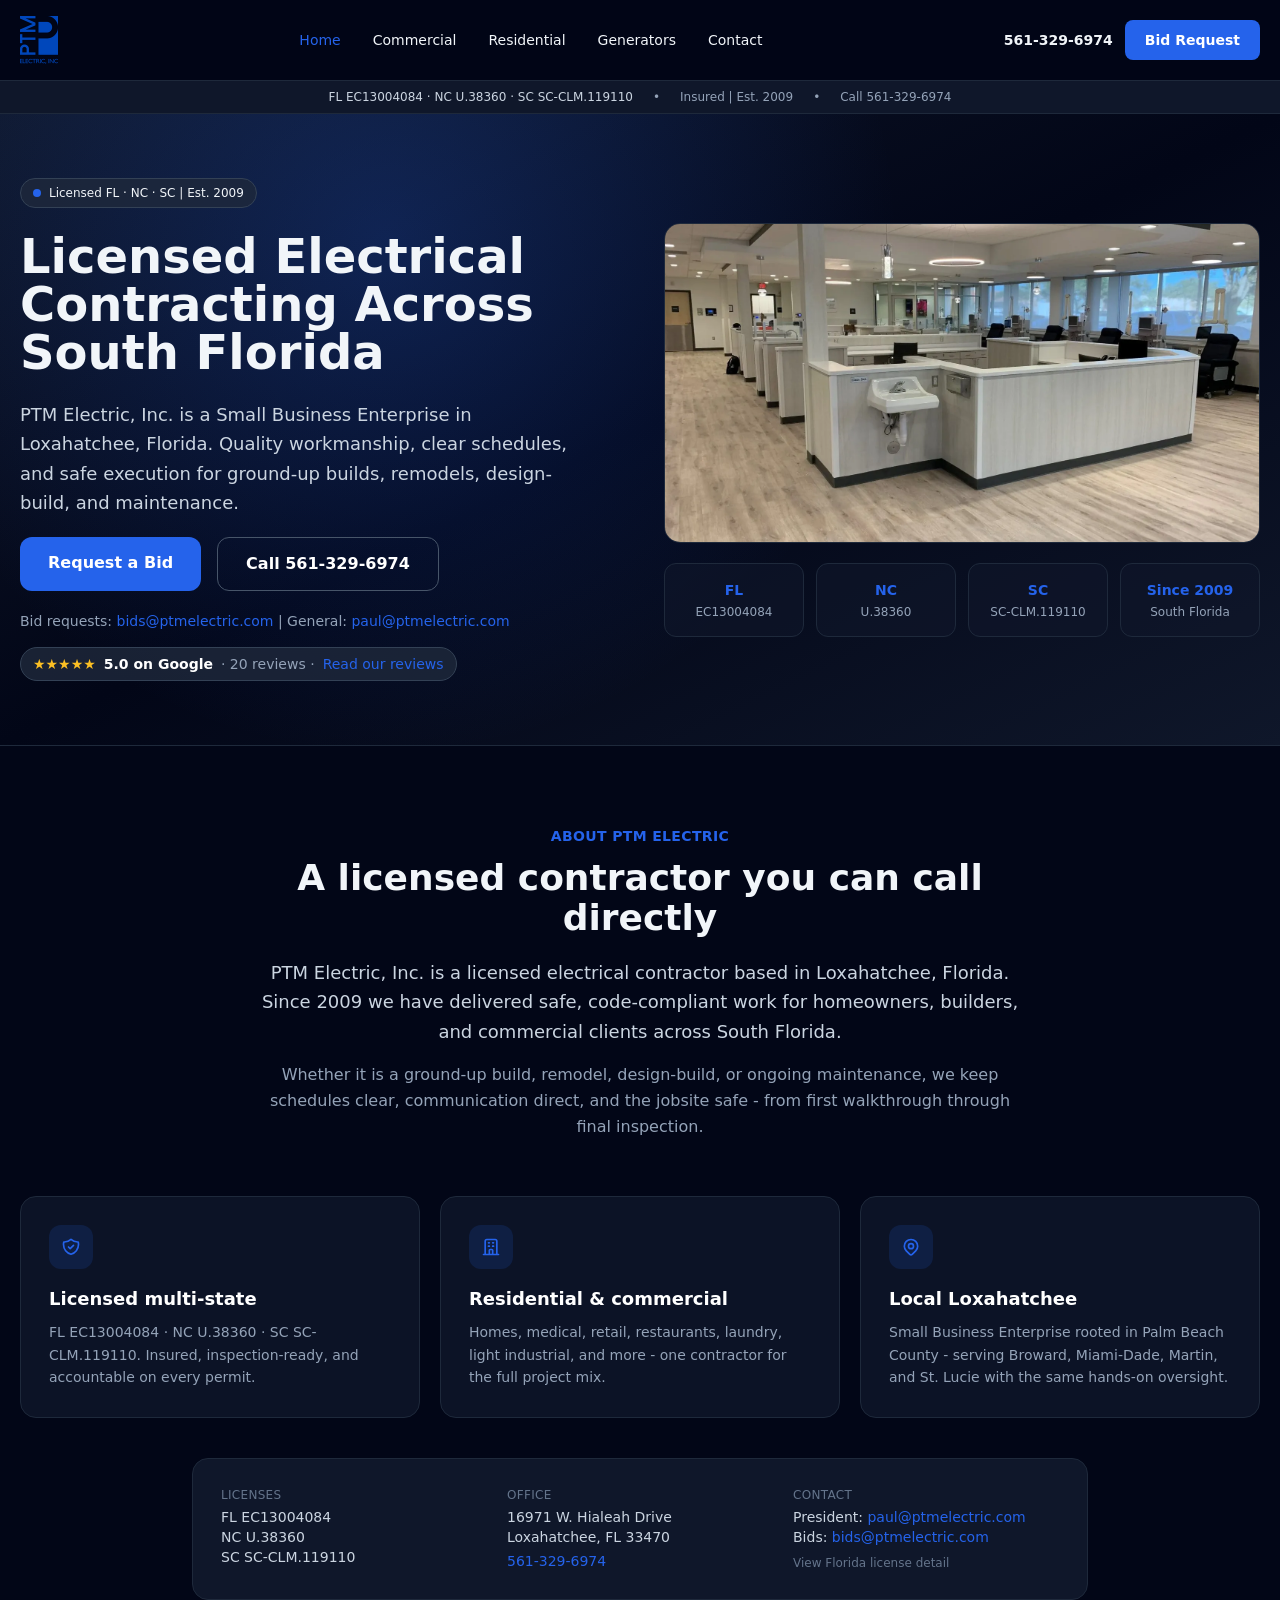
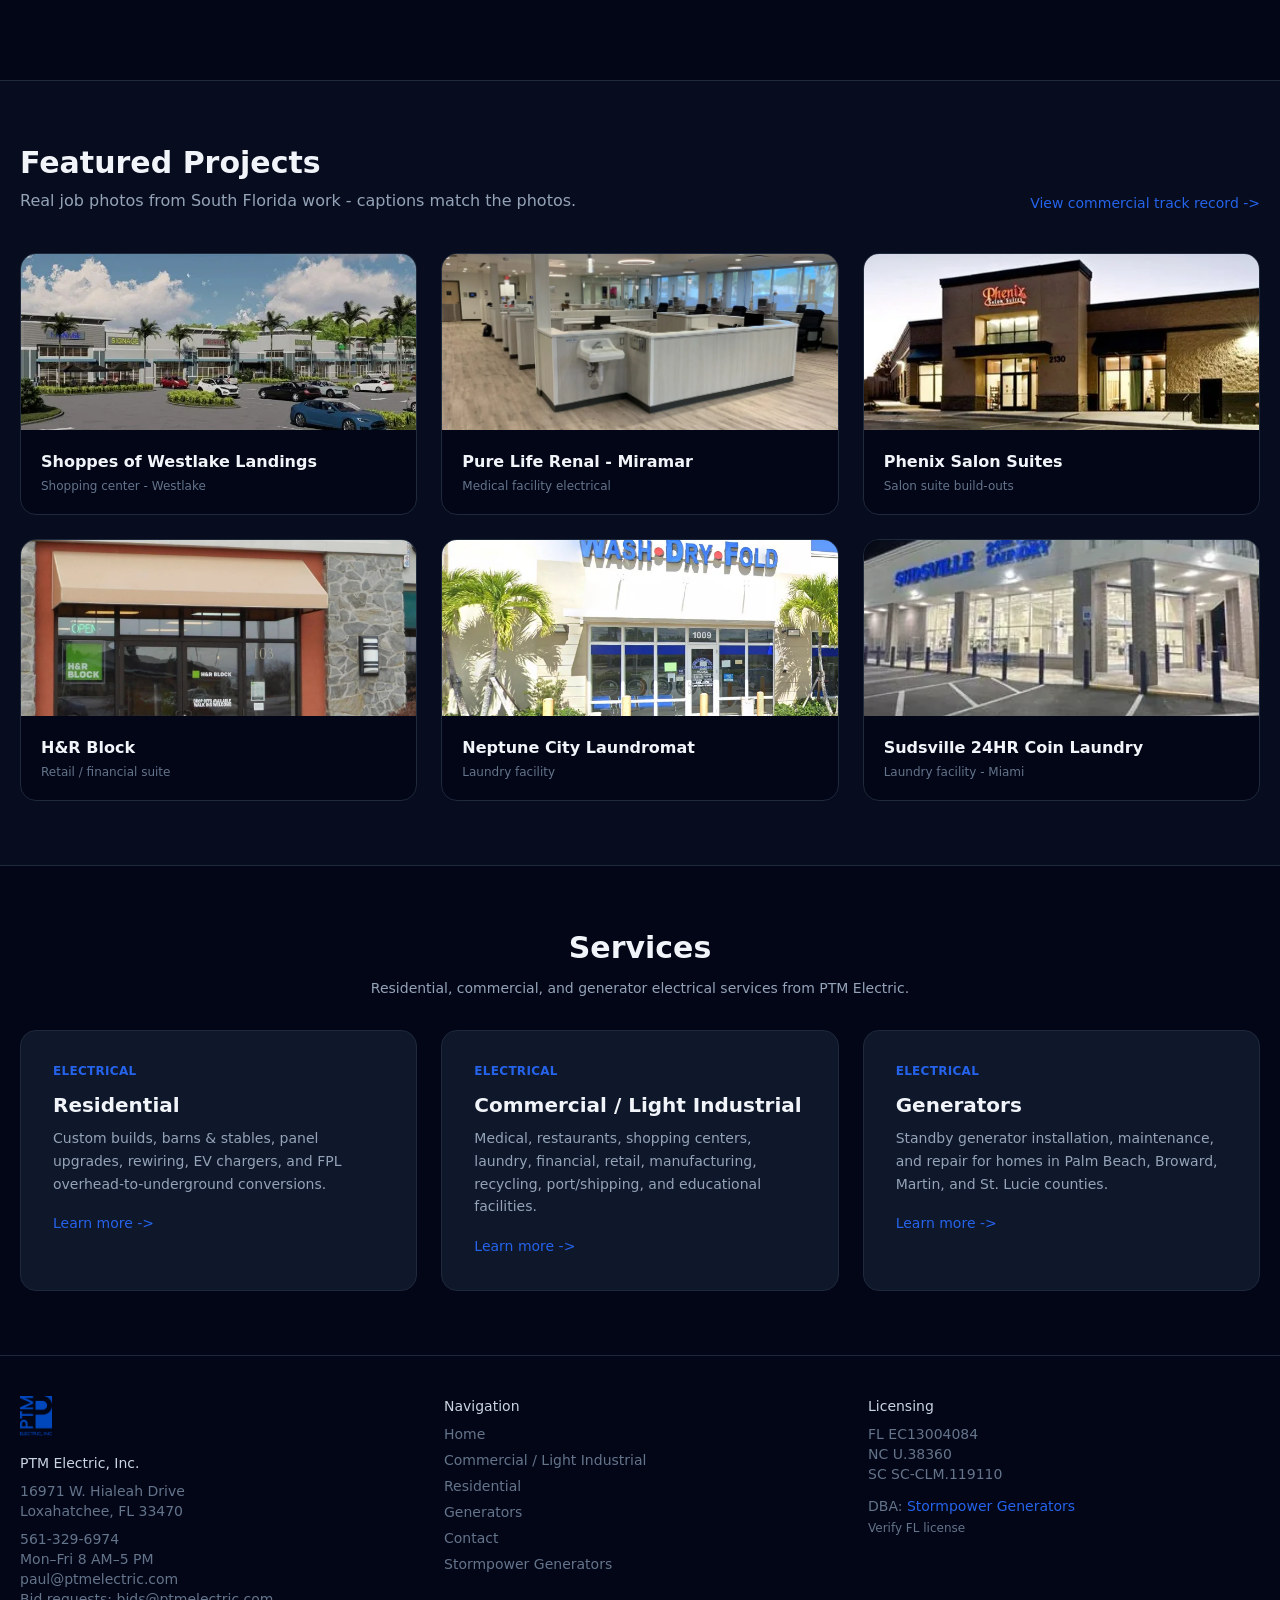
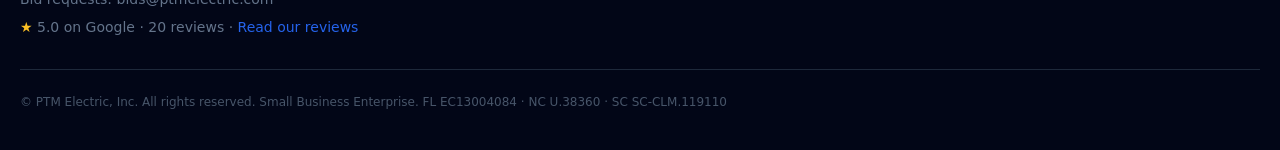
<file: index.html>
<!DOCTYPE html>
<html lang="en">
<head>
  <meta charset="UTF-8" />
  <meta name="viewport" content="width=device-width, initial-scale=1" />
  <title>Licensed Electrical Contractor South Florida | PTM Electric, Inc.</title>
  <meta name="description" content="Licensed electrical contractor in Loxahatchee since 2009. Residential and commercial work from Miami-Dade to St. Lucie County. Call 561-329-6974.">
  <link rel="canonical" href="https://ptmelectric.com/">
  <link rel="stylesheet" href="css/styles.css?v=a14c242">
  <link rel="icon" href="/favicon.ico" sizes="any">
  <link rel="icon" type="image/png" sizes="32x32" href="/favicon-32x32.png">
  <link rel="apple-touch-icon" href="/apple-touch-icon.png">
  <script type="application/ld+json">{"@context":"https://schema.org","@type":"Electrician","name":"PTM Electric, Inc.","image":"https://ptmelectric.com/images/ptm-logo.png","url":"https://ptmelectric.com","telephone":"+1-561-329-6974","email":"paul@ptmelectric.com","address":{"@type":"PostalAddress","streetAddress":"16971 W. Hialeah Drive","addressLocality":"Loxahatchee","addressRegion":"FL","postalCode":"33470","addressCountry":"US"},"areaServed":[{"@type":"AdministrativeArea","name":"Palm Beach County"},{"@type":"AdministrativeArea","name":"Broward County"},{"@type":"AdministrativeArea","name":"Miami-Dade County"},{"@type":"AdministrativeArea","name":"Martin County"},{"@type":"AdministrativeArea","name":"St. Lucie County"}],"priceRange":"$$","description":"Licensed electrical contractor in South Florida. Licenses: FL EC13004084, NC U.38360, SC SC-CLM.119110. DBA Stormpower Generators for standby generators.","openingHoursSpecification":[{"@type":"OpeningHoursSpecification","dayOfWeek":["Monday","Tuesday","Wednesday","Thursday","Friday"],"opens":"08:00","closes":"17:00"}]}</script>
  <script data-goatcounter="https://ptmelectric.goatcounter.com/count" async src="//gc.zgo.at/count.js"></script>
</head>
<body class="bg-slate-950 text-slate-100 antialiased">
  <div class="fixed bottom-0 inset-x-0 z-50 bg-slate-900/95 backdrop-blur border-t border-slate-700 p-3 flex gap-3 md:hidden">
    <a href="tel:5613296974" class="flex-1 bg-brand-500 hover:bg-brand-600 text-white font-semibold py-3 rounded-xl text-center text-sm">Call 561-329-6974</a>
    <a href="contact.html#bid-request" class="flex-1 border border-slate-500 hover:border-brand-500 text-white font-semibold py-3 rounded-xl text-center text-sm">Bid Request</a>
  </div>
  <header class="bg-slate-950/90 backdrop-blur border-b border-slate-800 sticky top-0 z-40">
    <div class="max-w-7xl mx-auto px-5 py-4 flex items-center justify-between">
      <a href="/"><picture><source srcset="images/ptm-logo-96.webp" type="image/webp"><img src="images/ptm-logo-96.png" width="76" height="96" alt="PTM Electric, Inc." class="h-10 md:h-12 w-auto object-contain"></picture></a>
      <nav class="hidden md:flex items-center gap-8 text-sm font-medium">
        <a href="/" class="text-brand-500">Home</a>
        <a href="commercial.html" class="hover:text-brand-500 transition">Commercial</a>
        <a href="residential.html" class="hover:text-brand-500 transition">Residential</a>
        <a href="generators.html" class="hover:text-brand-500 transition">Generators</a>
        <a href="contact.html" class="hover:text-brand-500 transition">Contact</a>
      </nav>
      <div class="hidden md:flex items-center gap-3">
        <a href="tel:5613296974" class="text-sm font-semibold hover:text-brand-500 transition">561-329-6974</a>
        <a href="contact.html#bid-request" class="bg-brand-500 hover:bg-brand-600 text-white text-sm font-semibold px-5 py-2.5 rounded-lg transition">Bid Request</a>
      </div>
      <button id="menuBtn" class="md:hidden text-slate-300" aria-label="Open menu"><svg class="w-7 h-7" fill="none" stroke="currentColor" viewBox="0 0 24 24"><path stroke-linecap="round" stroke-linejoin="round" stroke-width="2" d="M4 6h16M4 12h16M4 18h16"/></svg></button>
    </div>
    <div id="mobileNav" class="hidden md:hidden border-t border-slate-800 bg-slate-950">
      <div class="px-5 py-4 flex flex-col gap-4 text-sm font-medium">
        <a href="/" class="text-brand-500">Home</a>
        <a href="commercial.html" class="hover:text-brand-500 transition">Commercial</a>
        <a href="residential.html" class="hover:text-brand-500 transition">Residential</a>
        <a href="generators.html" class="hover:text-brand-500 transition">Generators</a>
        <a href="contact.html" class="hover:text-brand-500 transition">Contact</a>
      </div>
    </div>
  </header>
  <div class="bg-slate-900 border-b border-slate-800">
    <div class="max-w-7xl mx-auto px-5 py-2 flex flex-wrap items-center justify-center gap-x-5 gap-y-1 text-xs text-slate-400">
      <span class="font-medium text-slate-300">FL EC13004084 &#183; NC U.38360 &#183; SC SC-CLM.119110</span>
      <span class="hidden sm:inline">&#8226;</span>
      <span>Insured | Est. 2009</span>
      <span class="hidden sm:inline">&#8226;</span>
      <span>Call 561-329-6974</span>
    </div>
  </div>
  <section class="relative overflow-hidden">
    <div class="absolute inset-0 bg-gradient-to-br from-slate-900 via-slate-950 to-slate-900"></div>
    <div class="absolute inset-0 opacity-25" style="background-image:radial-gradient(circle at 30% 20%,#2563eb 0%,transparent 50%)"></div>
    <div class="relative max-w-7xl mx-auto px-5 py-14 md:py-16">
      <div class="grid lg:grid-cols-2 gap-12 items-center">
        <div>
          <div class="inline-flex items-center gap-2 bg-slate-800/80 border border-slate-700 text-xs font-medium px-3 py-1.5 rounded-full mb-6"><span class="w-2 h-2 rounded-full bg-brand-500"></span>Licensed FL &#183; NC &#183; SC | Est. 2009</div>
          <h1 class="text-4xl md:text-5xl font-bold leading-tight mb-6">Licensed Electrical Contracting Across South Florida</h1>
          <p class="text-lg text-slate-300 mb-5 max-w-xl leading-relaxed">PTM Electric, Inc. is a Small Business Enterprise in Loxahatchee, Florida. Quality workmanship, clear schedules, and safe execution for ground-up builds, remodels, design-build, and maintenance.</p>
          <div class="flex flex-col sm:flex-row gap-4">
            <a href="contact.html#bid-request" class="bg-brand-500 hover:bg-brand-600 text-white font-semibold px-7 py-3.5 rounded-xl text-center transition">Request a Bid</a>
            <a href="tel:5613296974" class="border border-slate-600 hover:border-brand-500 text-white font-semibold px-7 py-3.5 rounded-xl text-center transition">Call 561-329-6974</a>
          </div>
          <p class="mt-5 text-sm text-slate-400">Bid requests: <a href="mailto:bids@ptmelectric.com" class="text-brand-500 hover:underline">bids@ptmelectric.com</a> | General: <a href="mailto:paul@ptmelectric.com" class="text-brand-500 hover:underline">paul@ptmelectric.com</a></p>
          <a href="https://maps.google.com/?cid=5602815749490715574" target="_blank" rel="noopener" class="mt-4 inline-flex items-center gap-1.5 sm:gap-2 whitespace-nowrap bg-slate-800/80 border border-slate-700 hover:border-brand-500 text-xs sm:text-sm px-3 py-1.5 rounded-full transition"><span class="text-amber-400" aria-hidden="true">&#9733;&#9733;&#9733;&#9733;&#9733;</span><span class="font-semibold text-white">5.0 on Google</span><span class="text-slate-400">&#183; 20 reviews &#183;</span><span class="text-brand-500 font-medium">Read our reviews</span></a>
        </div>
        <div class="space-y-5">
          <img width="1600" height="1200" src="images/projects/pure-life-renal-miramar-medical-facility-interior.webp" alt="Pure Life Renal Miramar - medical facility electrical by PTM Electric" class="rounded-2xl border border-slate-800 w-full object-cover max-h-80">
          <div class="grid grid-cols-2 sm:grid-cols-4 gap-3 text-center">
            <div class="bg-slate-900/60 border border-slate-800 rounded-xl py-4 px-2"><div class="text-brand-500 font-bold text-sm">FL</div><div class="text-xs text-slate-400 mt-1">EC13004084</div></div>
            <div class="bg-slate-900/60 border border-slate-800 rounded-xl py-4 px-2"><div class="text-brand-500 font-bold text-sm">NC</div><div class="text-xs text-slate-400 mt-1">U.38360</div></div>
            <div class="bg-slate-900/60 border border-slate-800 rounded-xl py-4 px-2"><div class="text-brand-500 font-bold text-sm">SC</div><div class="text-xs text-slate-400 mt-1">SC-CLM.119110</div></div>
            <div class="bg-slate-900/60 border border-slate-800 rounded-xl py-4 px-2"><div class="text-brand-500 font-bold text-sm">Since 2009</div><div class="text-xs text-slate-400 mt-1">South Florida</div></div>
          </div>
        </div>
      </div>
    </div>
  </section>
  <section class="py-16 md:py-20 border-t border-slate-800" id="about">
    <div class="max-w-7xl mx-auto px-5">
      <div class="max-w-3xl mx-auto text-center mb-12 md:mb-14">
        <p class="text-brand-500 text-sm font-semibold uppercase tracking-wide mb-3">About PTM Electric</p>
        <h2 class="text-3xl md:text-4xl font-bold mb-5">A licensed contractor you can call directly</h2>
        <p class="text-slate-300 text-lg leading-relaxed mb-4">PTM Electric, Inc. is a licensed electrical contractor based in Loxahatchee, Florida. Since 2009 we have delivered safe, code-compliant work for homeowners, builders, and commercial clients across South Florida.</p>
        <p class="text-slate-400 leading-relaxed">Whether it is a ground-up build, remodel, design-build, or ongoing maintenance, we keep schedules clear, communication direct, and the jobsite safe - from first walkthrough through final inspection.</p>
      </div>
      <div class="grid md:grid-cols-3 gap-5 mb-10">
        <div class="bg-slate-900/80 border border-slate-800 rounded-2xl p-6 md:p-7 hover:border-slate-700 transition">
          <div class="w-11 h-11 rounded-xl bg-brand-500/15 text-brand-500 flex items-center justify-center mb-4" aria-hidden="true">
            <svg class="w-5 h-5" fill="none" stroke="currentColor" viewBox="0 0 24 24"><path stroke-linecap="round" stroke-linejoin="round" stroke-width="2" d="M9 12l2 2 4-4m5.618-4.016A11.955 11.955 0 0112 2.944a11.955 11.955 0 01-8.618 3.04A12.02 12.02 0 003 9c0 5.591 3.824 10.29 9 11.622 5.176-1.332 9-6.03 9-11.622 0-1.042-.133-2.052-.382-3.016z"/></svg>
          </div>
          <h3 class="font-semibold text-white text-lg mb-2">Licensed multi-state</h3>
          <p class="text-sm text-slate-400 leading-relaxed">FL EC13004084 &#183; NC U.38360 &#183; SC SC-CLM.119110. Insured, inspection-ready, and accountable on every permit.</p>
        </div>
        <div class="bg-slate-900/80 border border-slate-800 rounded-2xl p-6 md:p-7 hover:border-slate-700 transition">
          <div class="w-11 h-11 rounded-xl bg-brand-500/15 text-brand-500 flex items-center justify-center mb-4" aria-hidden="true">
            <svg class="w-5 h-5" fill="none" stroke="currentColor" viewBox="0 0 24 24"><path stroke-linecap="round" stroke-linejoin="round" stroke-width="2" d="M19 21V5a2 2 0 00-2-2H7a2 2 0 00-2 2v16m14 0h2m-2 0h-5m-9 0H3m2 0h5M9 7h1m-1 4h1m4-4h1m-1 4h1m-5 10v-5a1 1 0 011-1h2a1 1 0 011 1v5m-4 0h4"/></svg>
          </div>
          <h3 class="font-semibold text-white text-lg mb-2">Residential &amp; commercial</h3>
          <p class="text-sm text-slate-400 leading-relaxed">Homes, medical, retail, restaurants, laundry, light industrial, and more - one contractor for the full project mix.</p>
        </div>
        <div class="bg-slate-900/80 border border-slate-800 rounded-2xl p-6 md:p-7 hover:border-slate-700 transition">
          <div class="w-11 h-11 rounded-xl bg-brand-500/15 text-brand-500 flex items-center justify-center mb-4" aria-hidden="true">
            <svg class="w-5 h-5" fill="none" stroke="currentColor" viewBox="0 0 24 24"><path stroke-linecap="round" stroke-linejoin="round" stroke-width="2" d="M17.657 16.657L13.414 20.9a1.998 1.998 0 01-2.827 0l-4.244-4.243a8 8 0 1111.314 0z"/><path stroke-linecap="round" stroke-linejoin="round" stroke-width="2" d="M15 11a3 3 0 11-6 0 3 3 0 016 0z"/></svg>
          </div>
          <h3 class="font-semibold text-white text-lg mb-2">Local Loxahatchee</h3>
          <p class="text-sm text-slate-400 leading-relaxed">Small Business Enterprise rooted in Palm Beach County - serving Broward, Miami-Dade, Martin, and St. Lucie with the same hands-on oversight.</p>
        </div>
      </div>
      <div class="max-w-4xl mx-auto bg-slate-900 border border-slate-800 rounded-2xl p-6 md:p-7">
        <div class="grid sm:grid-cols-3 gap-5 text-sm">
          <div>
            <div class="text-xs uppercase tracking-wide text-slate-500 mb-1">Licenses</div>
            <div class="text-slate-300">FL EC13004084</div>
            <div class="text-slate-300">NC U.38360</div>
            <div class="text-slate-300">SC SC-CLM.119110</div>
          </div>
          <div>
            <div class="text-xs uppercase tracking-wide text-slate-500 mb-1">Office</div>
            <div class="text-slate-300">16971 W. Hialeah Drive</div>
            <div class="text-slate-300">Loxahatchee, FL 33470</div>
            <div class="mt-1"><a href="tel:5613296974" class="text-brand-500 hover:underline">561-329-6974</a></div>
          </div>
          <div>
            <div class="text-xs uppercase tracking-wide text-slate-500 mb-1">Contact</div>
            <div class="text-slate-300">President: <a href="mailto:paul@ptmelectric.com" class="text-brand-500 hover:underline">paul@ptmelectric.com</a></div>
            <div class="text-slate-300">Bids: <a href="mailto:bids@ptmelectric.com" class="text-brand-500 hover:underline">bids@ptmelectric.com</a></div>
            <div class="mt-2 text-xs text-slate-500"><a href="https://www.myfloridalicense.com/LicenseDetail.asp?SID=&id=FB0F0DAA7CD6AF671BA4BA34830B08B7" class="hover:text-brand-500" target="_blank" rel="noopener">View Florida license detail</a></div>
          </div>
        </div>
      </div>
    </div>
  </section>
  <section class="py-16 bg-slate-900/40 border-y border-slate-800">
    <div class="max-w-7xl mx-auto px-5">
      <div class="flex flex-col md:flex-row md:items-end md:justify-between gap-4 mb-10">
        <div>
          <h2 class="text-3xl font-bold mb-2">Featured Projects</h2>
          <p class="text-slate-400">Real job photos from South Florida work - captions match the photos.</p>
        </div>
        <a href="commercial.html" class="text-brand-500 hover:underline text-sm font-medium">View commercial track record -></a>
      </div>
      <div class="grid sm:grid-cols-2 lg:grid-cols-3 gap-6">
        <article class="bg-slate-950 border border-slate-800 rounded-2xl overflow-hidden"><img width="800" height="314" loading="lazy" decoding="async" src="images/projects/shoppes-of-westlake-landings.webp" alt="Shoppes of Westlake Landings commercial plaza" class="w-full h-44 object-cover"><div class="p-5"><h3 class="font-semibold mb-1">Shoppes of Westlake Landings</h3><p class="text-xs text-slate-500">Shopping center - Westlake</p></div></article>
        <article class="bg-slate-950 border border-slate-800 rounded-2xl overflow-hidden"><img width="1600" height="1200" loading="lazy" decoding="async" src="images/projects/pure-life-renal-miramar-medical-facility-interior.webp" alt="Pure Life Renal Miramar dialysis clinic interior" class="w-full h-44 object-cover"><div class="p-5"><h3 class="font-semibold mb-1">Pure Life Renal - Miramar</h3><p class="text-xs text-slate-500">Medical facility electrical</p></div></article>
        <article class="bg-slate-950 border border-slate-800 rounded-2xl overflow-hidden"><img width="530" height="246" loading="lazy" decoding="async" src="images/projects/phenix-salon-suites-storefront-at-night.webp" alt="Phenix Salon Suites illuminated storefront" class="w-full h-44 object-cover"><div class="p-5"><h3 class="font-semibold mb-1">Phenix Salon Suites</h3><p class="text-xs text-slate-500">Salon suite build-outs</p></div></article>
        <article class="bg-slate-950 border border-slate-800 rounded-2xl overflow-hidden"><img width="1200" height="1008" loading="lazy" decoding="async" src="images/projects/handr-block-retail-storefront.webp" alt="H&amp;R Block commercial storefront suite 103" class="w-full h-44 object-cover"><div class="p-5"><h3 class="font-semibold mb-1">H&amp;R Block</h3><p class="text-xs text-slate-500">Retail / financial suite</p></div></article>
        <article class="bg-slate-950 border border-slate-800 rounded-2xl overflow-hidden"><img width="721" height="447" loading="lazy" decoding="async" src="images/projects/neptune-city-laundromat-storefront.webp" alt="Neptune City Laundromat Wash Dry Fold storefront" class="w-full h-44 object-cover"><div class="p-5"><h3 class="font-semibold mb-1">Neptune City Laundromat</h3><p class="text-xs text-slate-500">Laundry facility</p></div></article>
        <article class="bg-slate-950 border border-slate-800 rounded-2xl overflow-hidden"><img width="348" height="348" loading="lazy" decoding="async" src="images/projects/sudsville-24hr-coin-laundry-night-exterior.webp" alt="Sudsville 24HR Coin Laundry night exterior" class="w-full h-44 object-cover"><div class="p-5"><h3 class="font-semibold mb-1">Sudsville 24HR Coin Laundry</h3><p class="text-xs text-slate-500">Laundry facility - Miami</p></div></article>
      </div>
    </div>
  </section>
  <section class="py-16" id="services">
    <div class="max-w-7xl mx-auto px-5">
      <h2 class="text-3xl font-bold mb-3 text-center">Services</h2>
      <p class="text-slate-400 text-center text-sm mb-8 max-w-2xl mx-auto">Residential, commercial, and generator electrical services from PTM Electric.</p>
      <div class="grid md:grid-cols-3 gap-6">
        <a href="residential.html" class="block bg-slate-900 border border-slate-800 hover:border-brand-500 rounded-2xl p-8 transition h-full">
          <div class="text-brand-500 text-xs font-semibold uppercase tracking-wide mb-3">Electrical</div>
          <h3 class="text-xl font-bold mb-2">Residential</h3>
          <p class="text-slate-400 text-sm leading-relaxed mb-4">Custom builds, barns &amp; stables, panel upgrades, rewiring, EV chargers, and FPL overhead-to-underground conversions.</p>
          <span class="text-brand-500 text-sm font-medium">Learn more -></span>
        </a>
        <a href="commercial.html" class="block bg-slate-900 border border-slate-800 hover:border-brand-500 rounded-2xl p-8 transition h-full">
          <div class="text-brand-500 text-xs font-semibold uppercase tracking-wide mb-3">Electrical</div>
          <h3 class="text-xl font-bold mb-2">Commercial / Light Industrial</h3>
          <p class="text-slate-400 text-sm leading-relaxed mb-4">Medical, restaurants, shopping centers, laundry, financial, retail, manufacturing, recycling, port/shipping, and educational facilities.</p>
          <span class="text-brand-500 text-sm font-medium">Learn more -></span>
        </a>
        <a href="generators.html" class="block bg-slate-900 border border-slate-800 hover:border-brand-500 rounded-2xl p-8 transition h-full">
          <div class="text-brand-500 text-xs font-semibold uppercase tracking-wide mb-3">Electrical</div>
          <h3 class="text-xl font-bold mb-2">Generators</h3>
          <p class="text-slate-400 text-sm leading-relaxed mb-4">Standby generator installation, maintenance, and repair for homes in Palm Beach, Broward, Martin, and St. Lucie counties.</p>
          <span class="text-brand-500 text-sm font-medium">Learn more -></span>
        </a>
      </div>
    </div>
  </section>
  <footer class="border-t border-slate-800 py-10 pb-24 md:pb-10">
    <div class="max-w-7xl mx-auto px-5">
      <div class="grid md:grid-cols-3 gap-8 text-sm text-slate-500 mb-8">
        <div>
          <a href="index.html" class="inline-block mb-3"><picture><source srcset="images/ptm-logo-96.webp" type="image/webp"><img src="images/ptm-logo-96.png" width="76" height="96" alt="PTM Electric, Inc." class="h-10 w-auto object-contain"></picture></a>
          <div class="font-medium text-slate-300 mb-2">PTM Electric, Inc.</div>
          <div>16971 W. Hialeah Drive</div>
          <div>Loxahatchee, FL 33470</div>
          <div class="mt-2"><a href="tel:5613296974" class="hover:text-brand-500 transition">561-329-6974</a></div>
          <div>Mon&#8211;Fri 8 AM&#8211;5 PM</div>
          <div><a href="mailto:paul@ptmelectric.com" class="hover:text-brand-500 transition">paul@ptmelectric.com</a></div>
          <div>Bid requests: <a href="mailto:bids@ptmelectric.com" class="hover:text-brand-500 transition">bids@ptmelectric.com</a></div>
          <div class="mt-2"><a href="https://maps.google.com/?cid=5602815749490715574" target="_blank" rel="noopener" class="hover:text-brand-500 transition"><span class="text-amber-400" aria-hidden="true">&#9733;</span> 5.0 on Google &#183; 20 reviews &#183; <span class="text-brand-500">Read our reviews</span></a></div>
        </div>
        <div>
          <div class="font-medium text-slate-300 mb-2">Navigation</div>
          <div class="flex flex-col gap-1.5">
            <a href="/" class="hover:text-brand-500 transition">Home</a>
            <a href="commercial.html" class="hover:text-brand-500 transition">Commercial / Light Industrial</a>
            <a href="residential.html" class="hover:text-brand-500 transition">Residential</a>
            <a href="generators.html" class="hover:text-brand-500 transition">Generators</a>
            <a href="contact.html" class="hover:text-brand-500 transition">Contact</a>
            <a href="https://www.stormpowergenerators.com" class="hover:text-storm-400 transition" target="_blank" rel="noopener">Stormpower Generators</a>
          </div>
        </div>
        <div>
          <div class="font-medium text-slate-300 mb-2">Licensing</div>
          <div>FL EC13004084</div>
          <div>NC U.38360</div>
          <div>SC SC-CLM.119110</div>
          <div class="mt-3">DBA: <a href="generators.html" class="text-brand-500 hover:underline">Stormpower Generators</a></div>
          <div class="mt-1 text-xs"><a href="https://www.myfloridalicense.com/LicenseDetail.asp?SID=&id=FB0F0DAA7CD6AF671BA4BA34830B08B7" class="hover:text-brand-500 transition" target="_blank" rel="noopener">Verify FL license</a></div>
        </div>
      </div>
      <div class="text-xs text-slate-600 border-t border-slate-800 pt-6">&copy; PTM Electric, Inc. All rights reserved. Small Business Enterprise. FL EC13004084 &#183; NC U.38360 &#183; SC SC-CLM.119110</div>
    </div>
  </footer>
  <script>const btn=document.getElementById('menuBtn');const nav=document.getElementById('mobileNav');if(btn&&nav)btn.addEventListener('click',()=>{nav.classList.toggle('hidden');});</script>
</body>
</html>
</file>
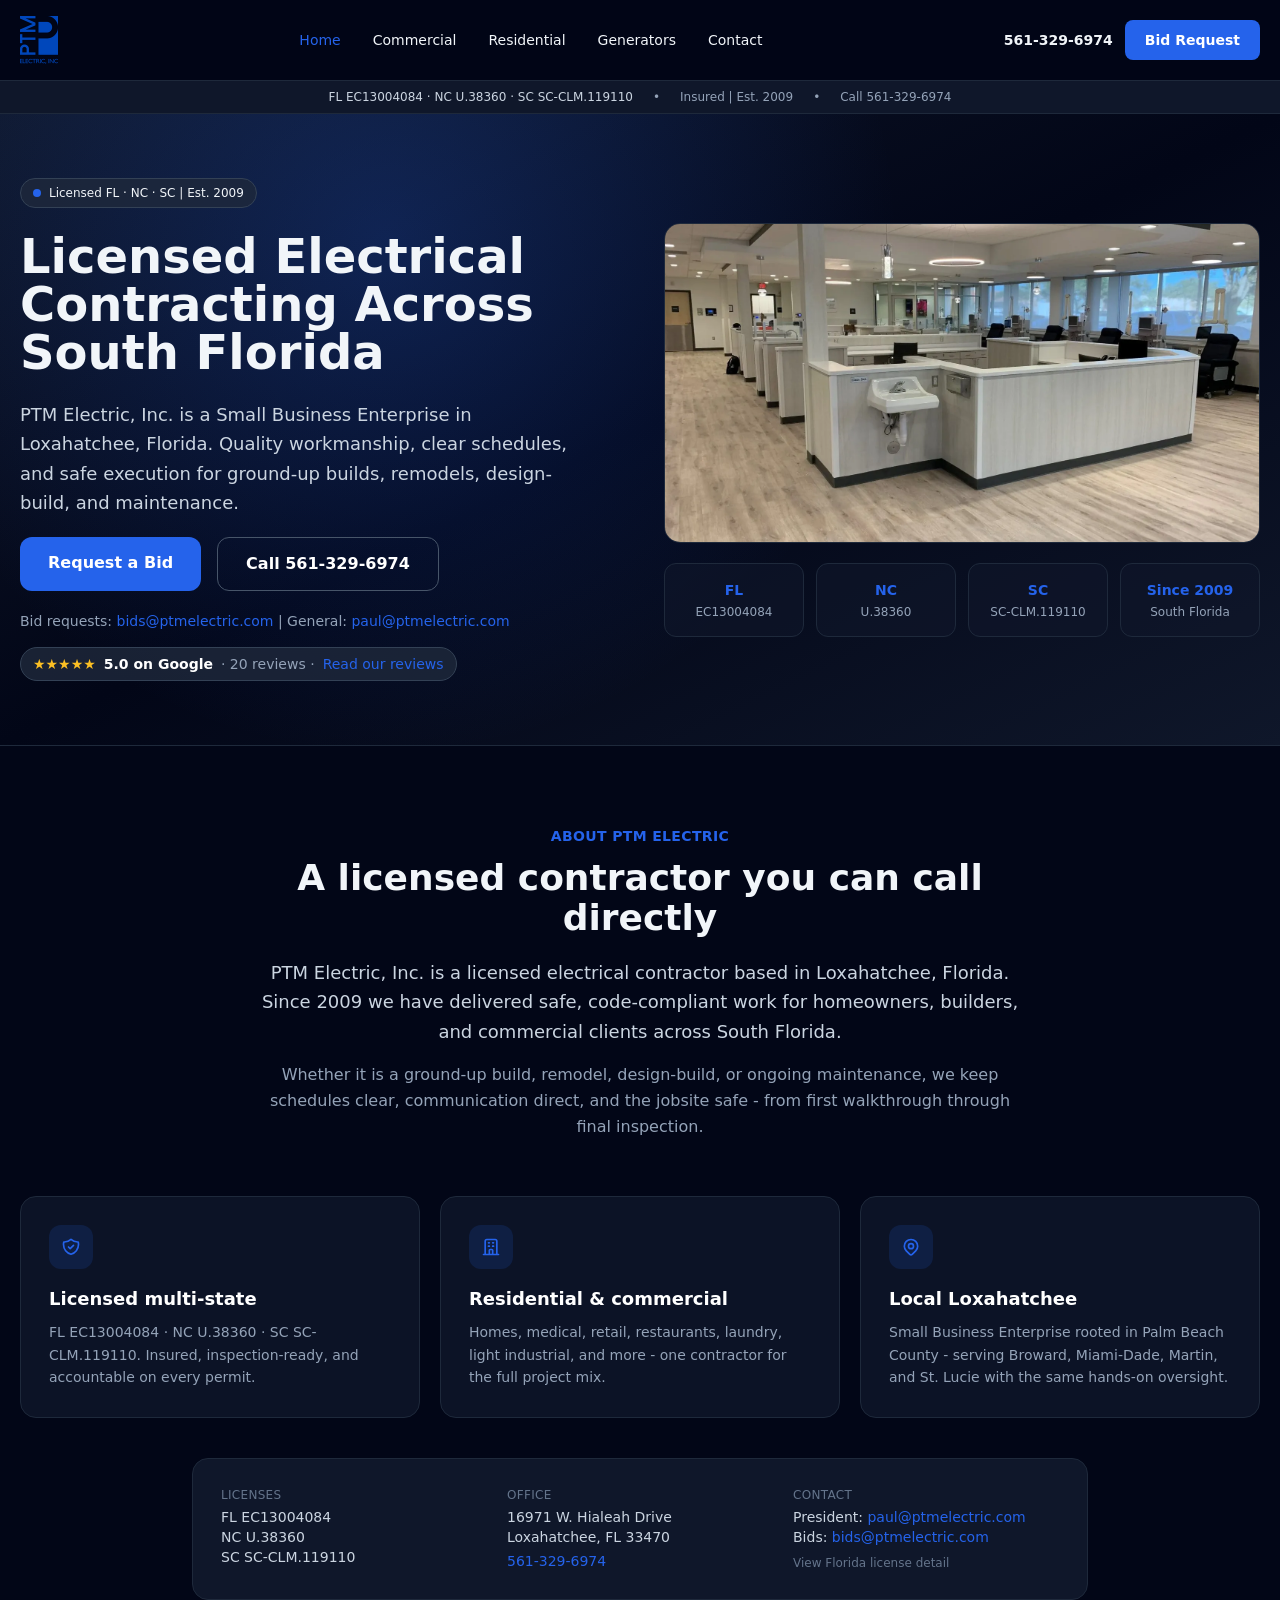
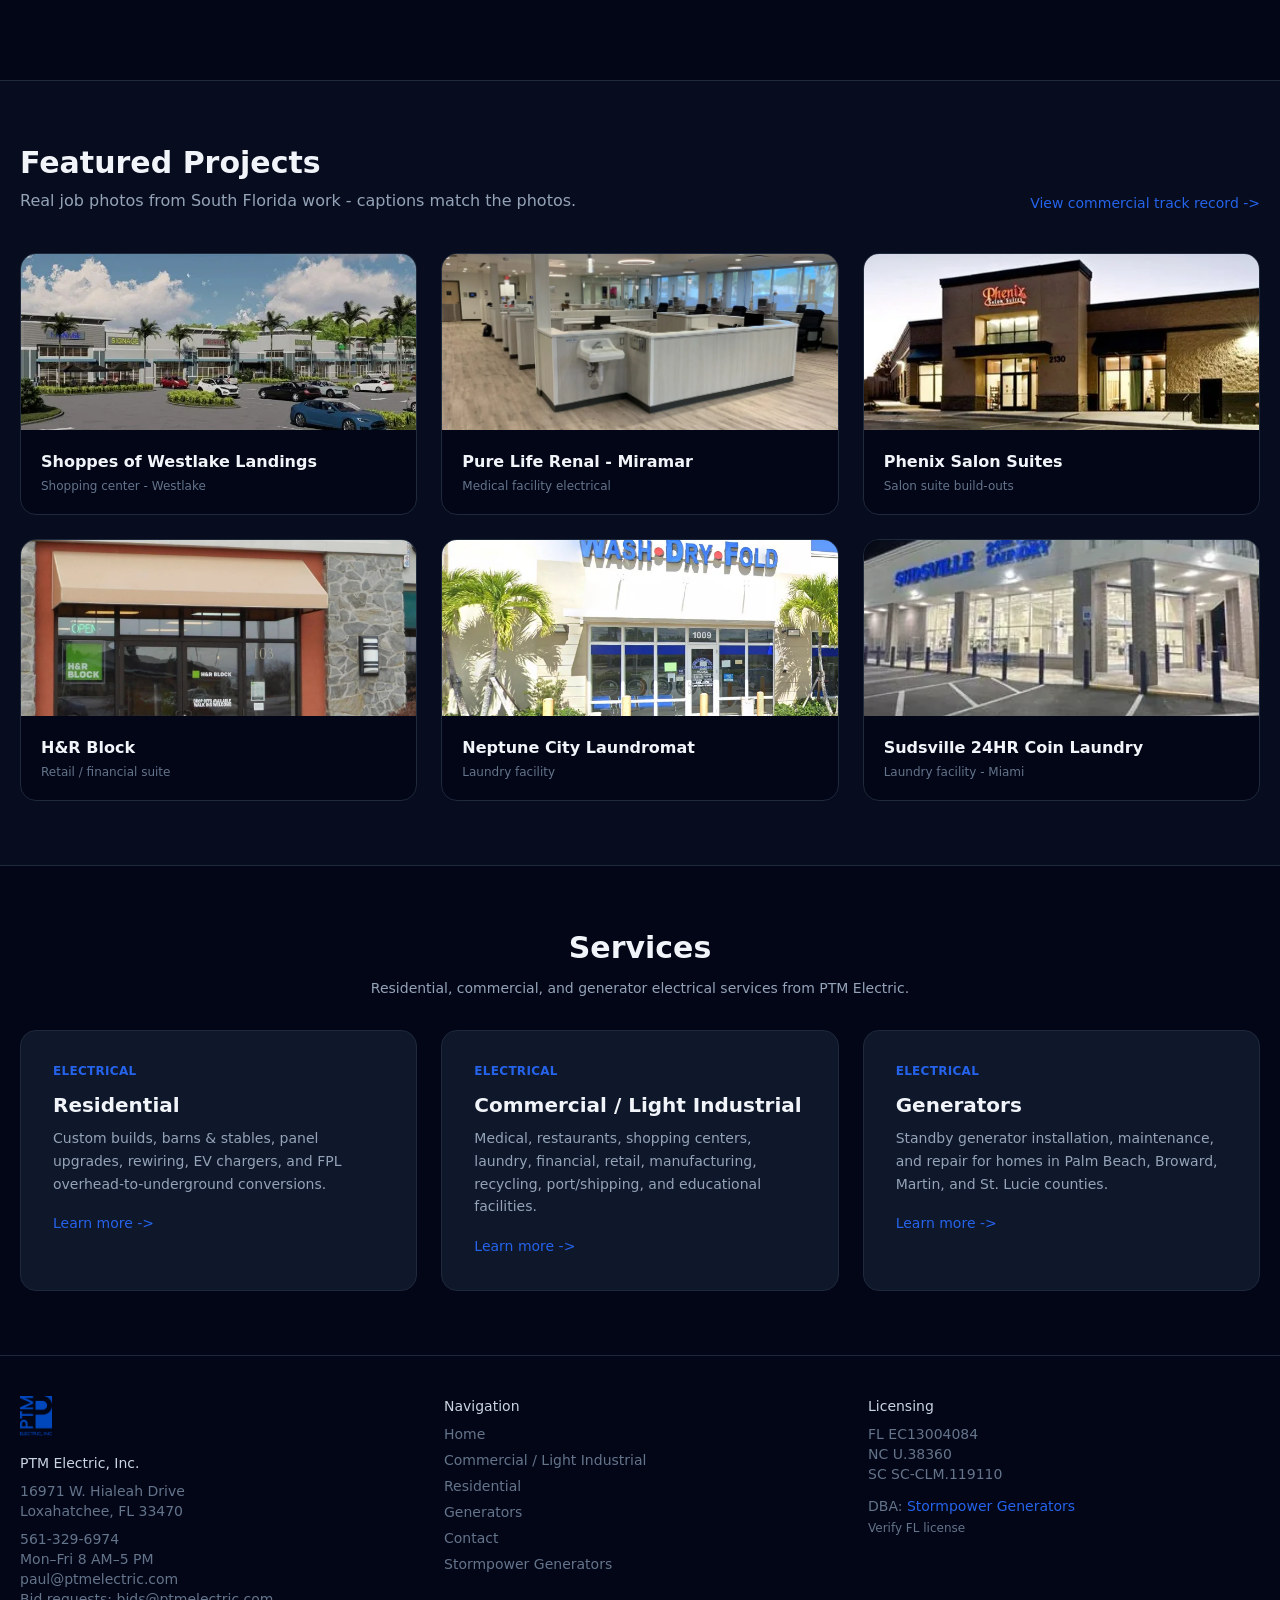
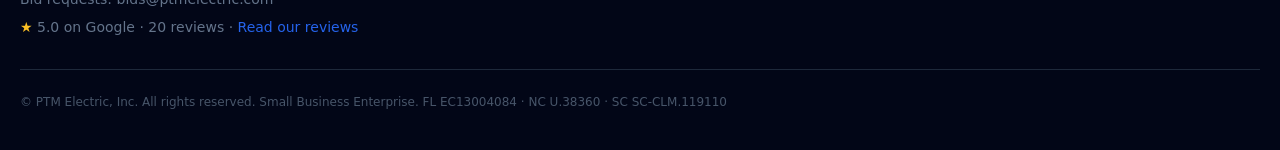
<file: about-us/index.html>
<!DOCTYPE html>
<html lang="en"><head><meta charset="UTF-8"><title>Moved | PTM Electric, Inc.</title>
<meta name="robots" content="noindex">
<link rel="canonical" href="https://ptmelectric.com/index.html">
<meta http-equiv="refresh" content="0; url=/index.html">
<script>location.replace("/index.html"+location.search);</script>
</head><body style="font-family:sans-serif;background:#020617;color:#e2e8f0;text-align:center;padding:3rem">
<p>This page has moved. <a href="/index.html" style="color:#60a5fa">Continue to PTM Electric</a>.</p>
</body></html>
</file>
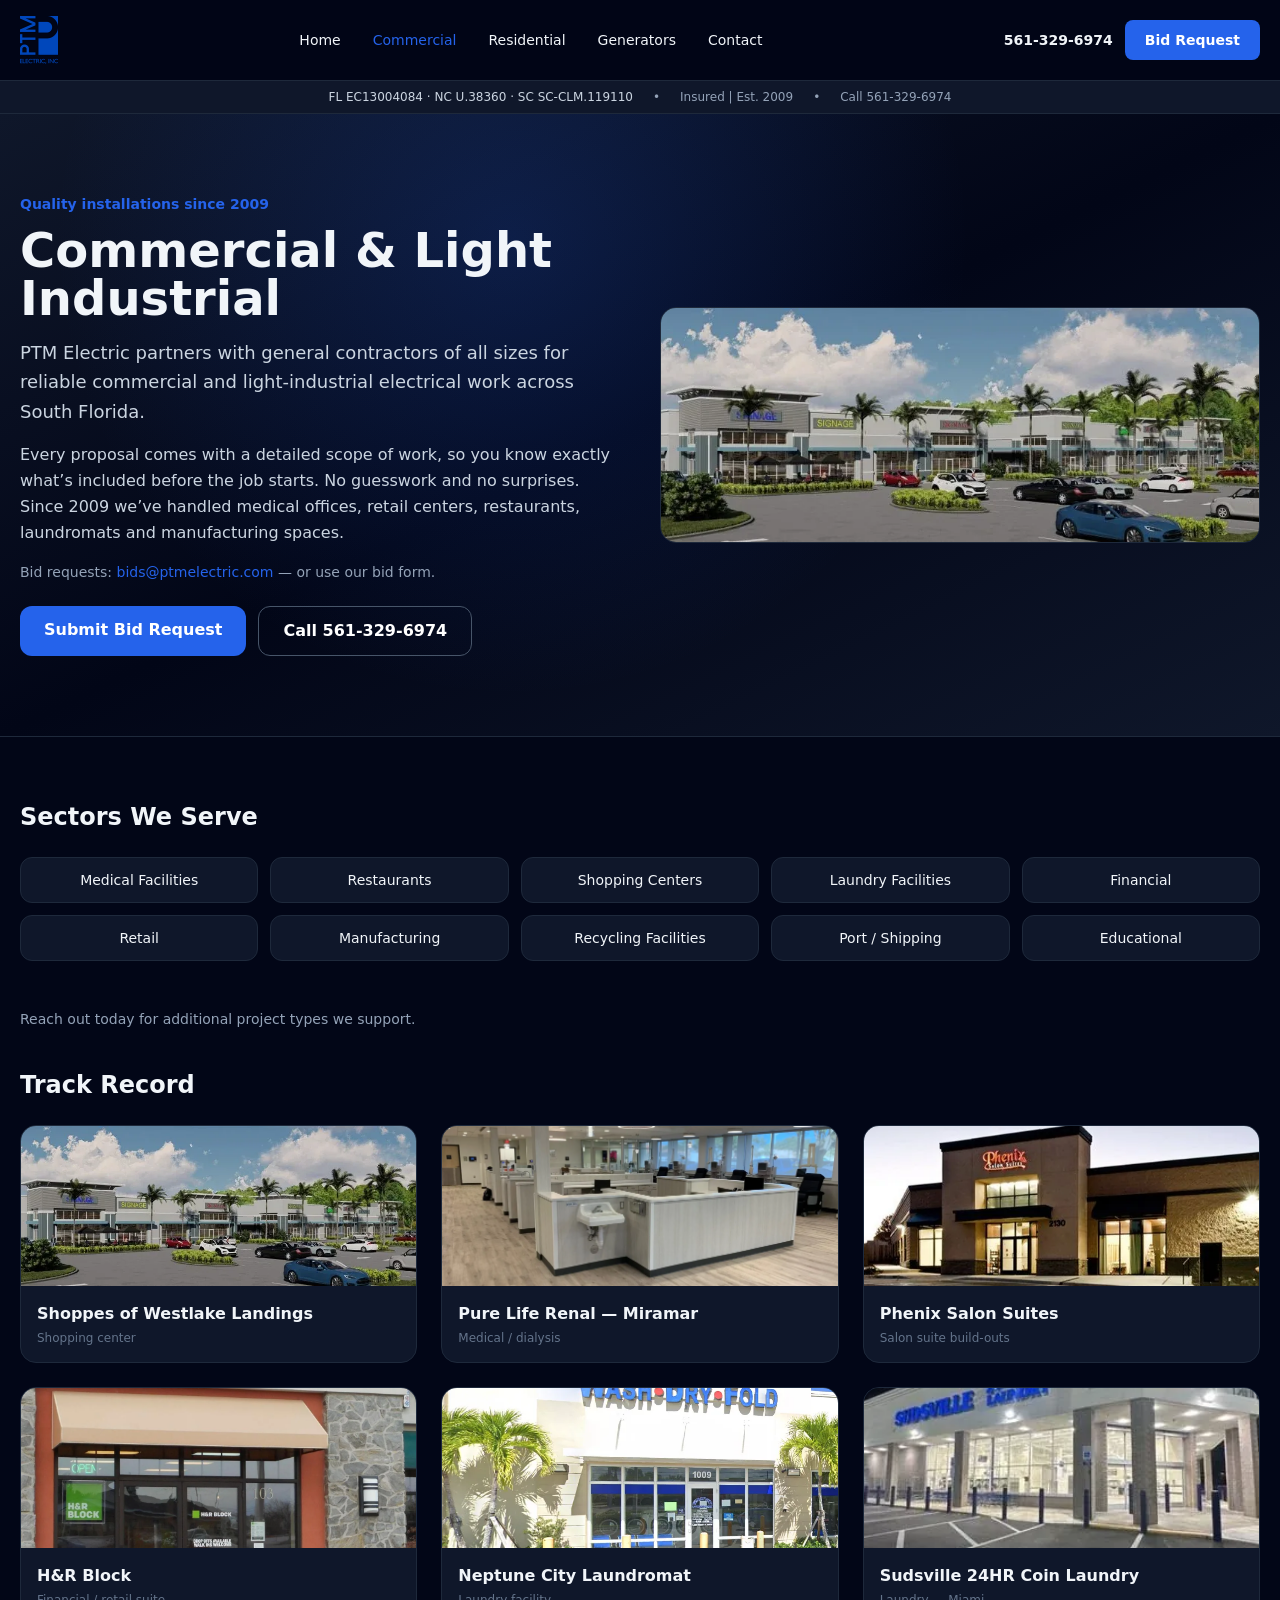
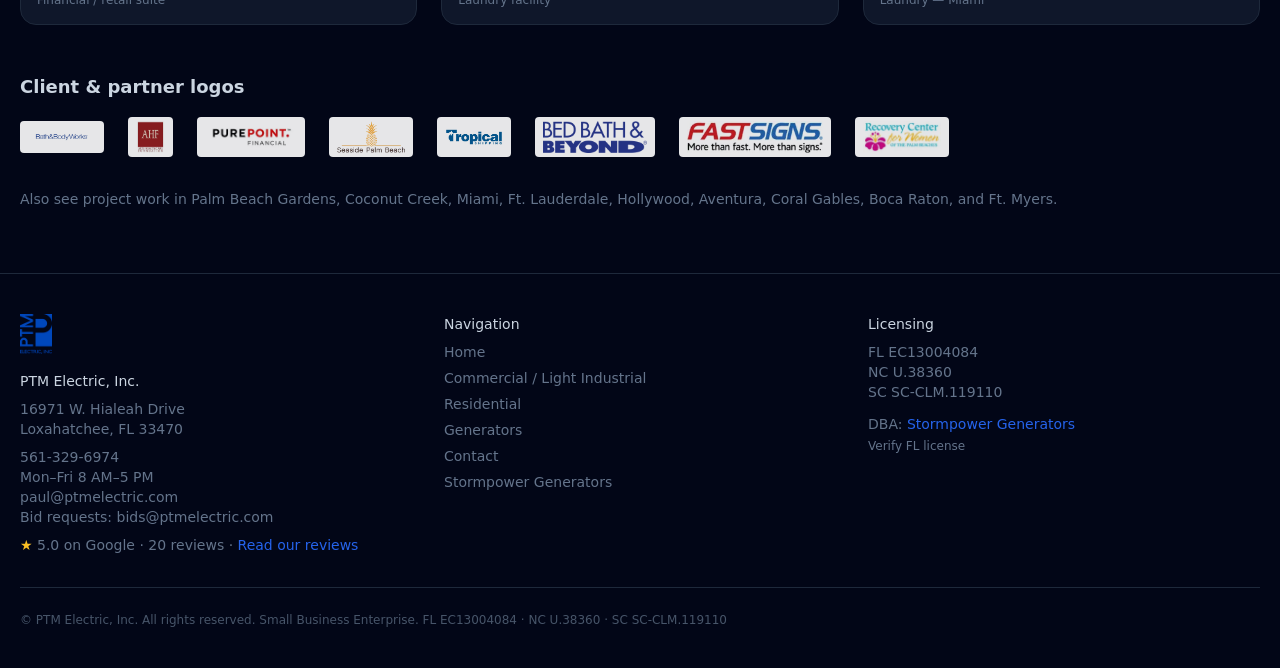
<file: commercial/index.html>
<!DOCTYPE html>
<html lang="en"><head><meta charset="UTF-8"><title>Moved | PTM Electric, Inc.</title>
<meta name="robots" content="noindex">
<link rel="canonical" href="https://ptmelectric.com/commercial.html">
<meta http-equiv="refresh" content="0; url=/commercial.html">
<script>location.replace("/commercial.html"+location.search);</script>
</head><body style="font-family:sans-serif;background:#020617;color:#e2e8f0;text-align:center;padding:3rem">
<p>This page has moved. <a href="/commercial.html" style="color:#60a5fa">Continue to PTM Electric</a>.</p>
</body></html>
</file>
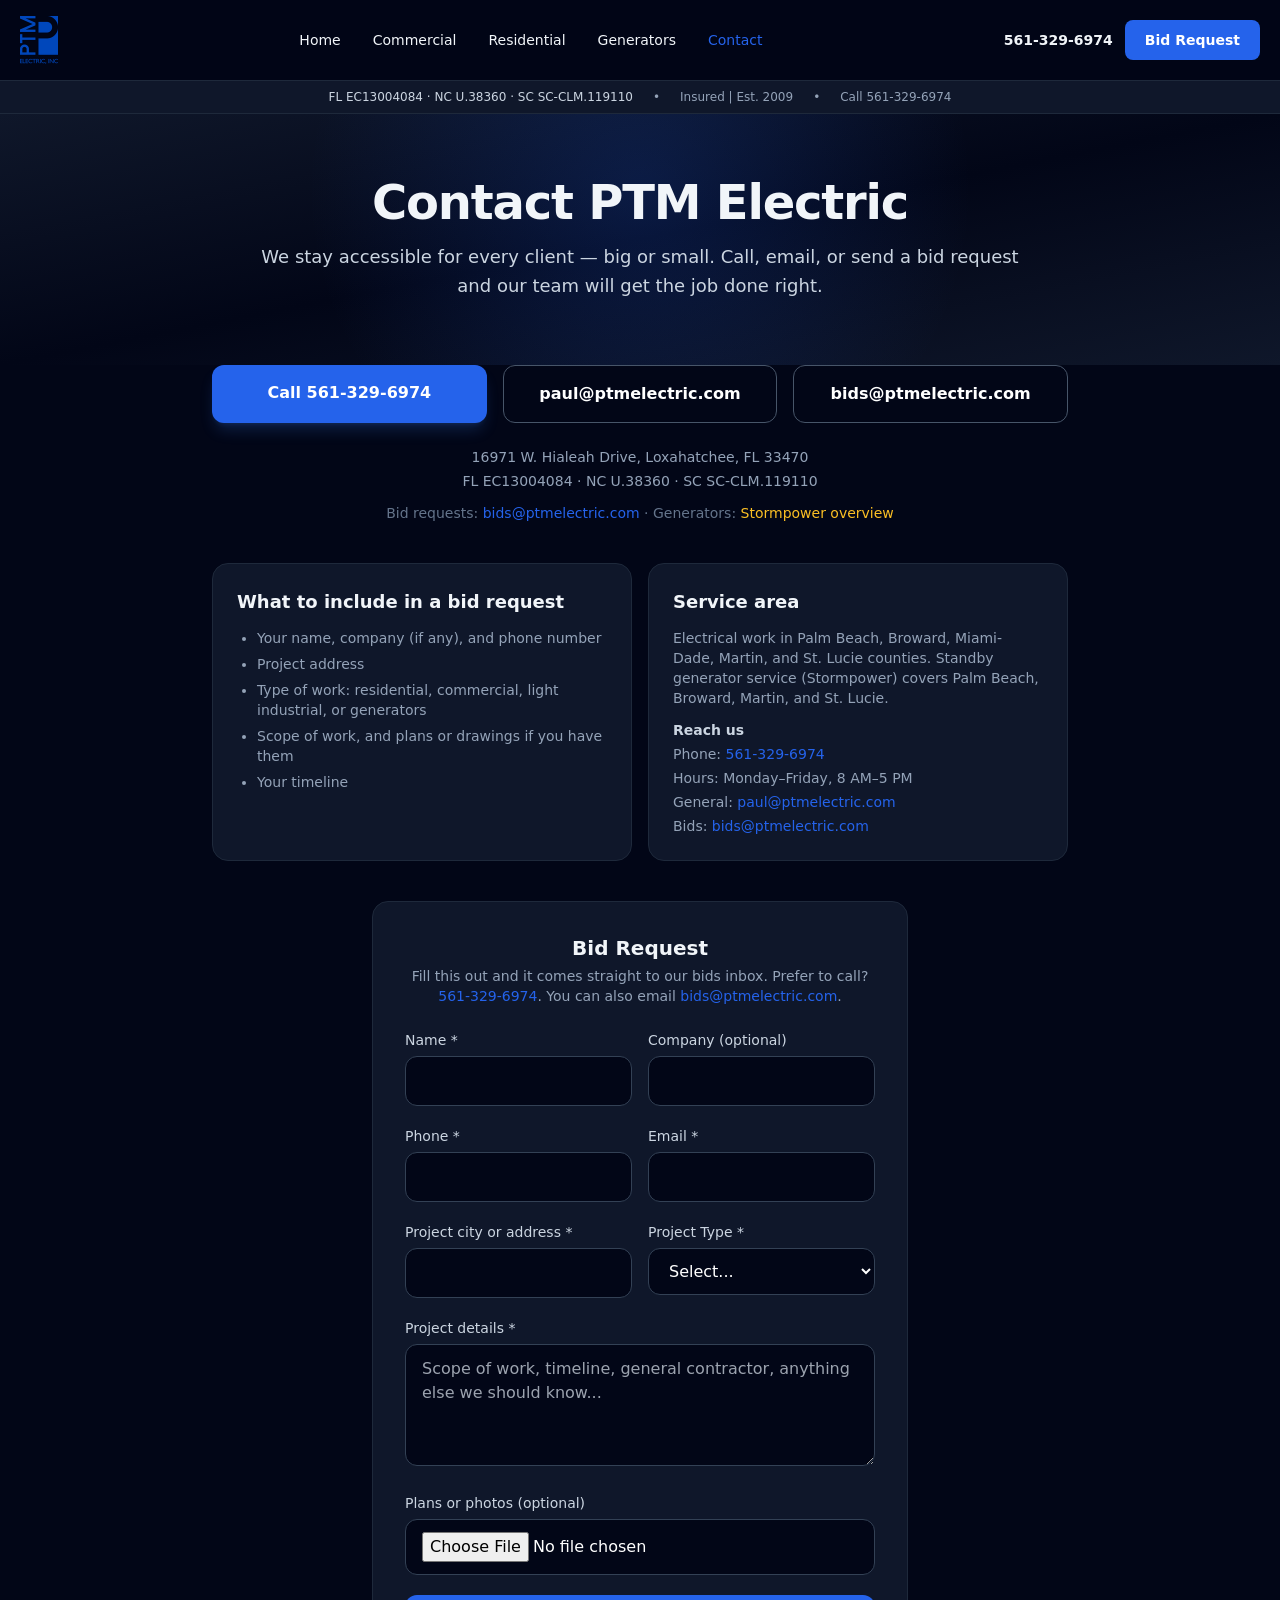
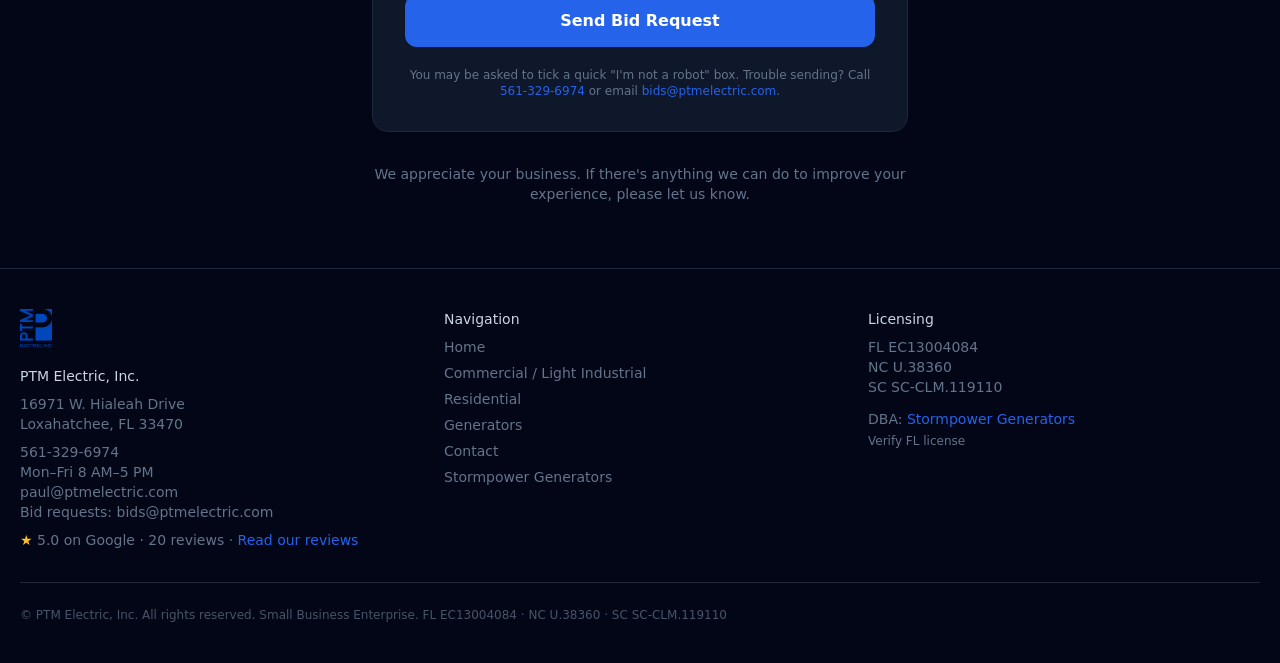
<file: contact-1/index.html>
<!DOCTYPE html>
<html lang="en"><head><meta charset="UTF-8"><title>Moved | PTM Electric, Inc.</title>
<meta name="robots" content="noindex">
<link rel="canonical" href="https://ptmelectric.com/contact.html">
<meta http-equiv="refresh" content="0; url=/contact.html">
<script>location.replace("/contact.html"+location.search);</script>
</head><body style="font-family:sans-serif;background:#020617;color:#e2e8f0;text-align:center;padding:3rem">
<p>This page has moved. <a href="/contact.html" style="color:#60a5fa">Continue to PTM Electric</a>.</p>
</body></html>
</file>
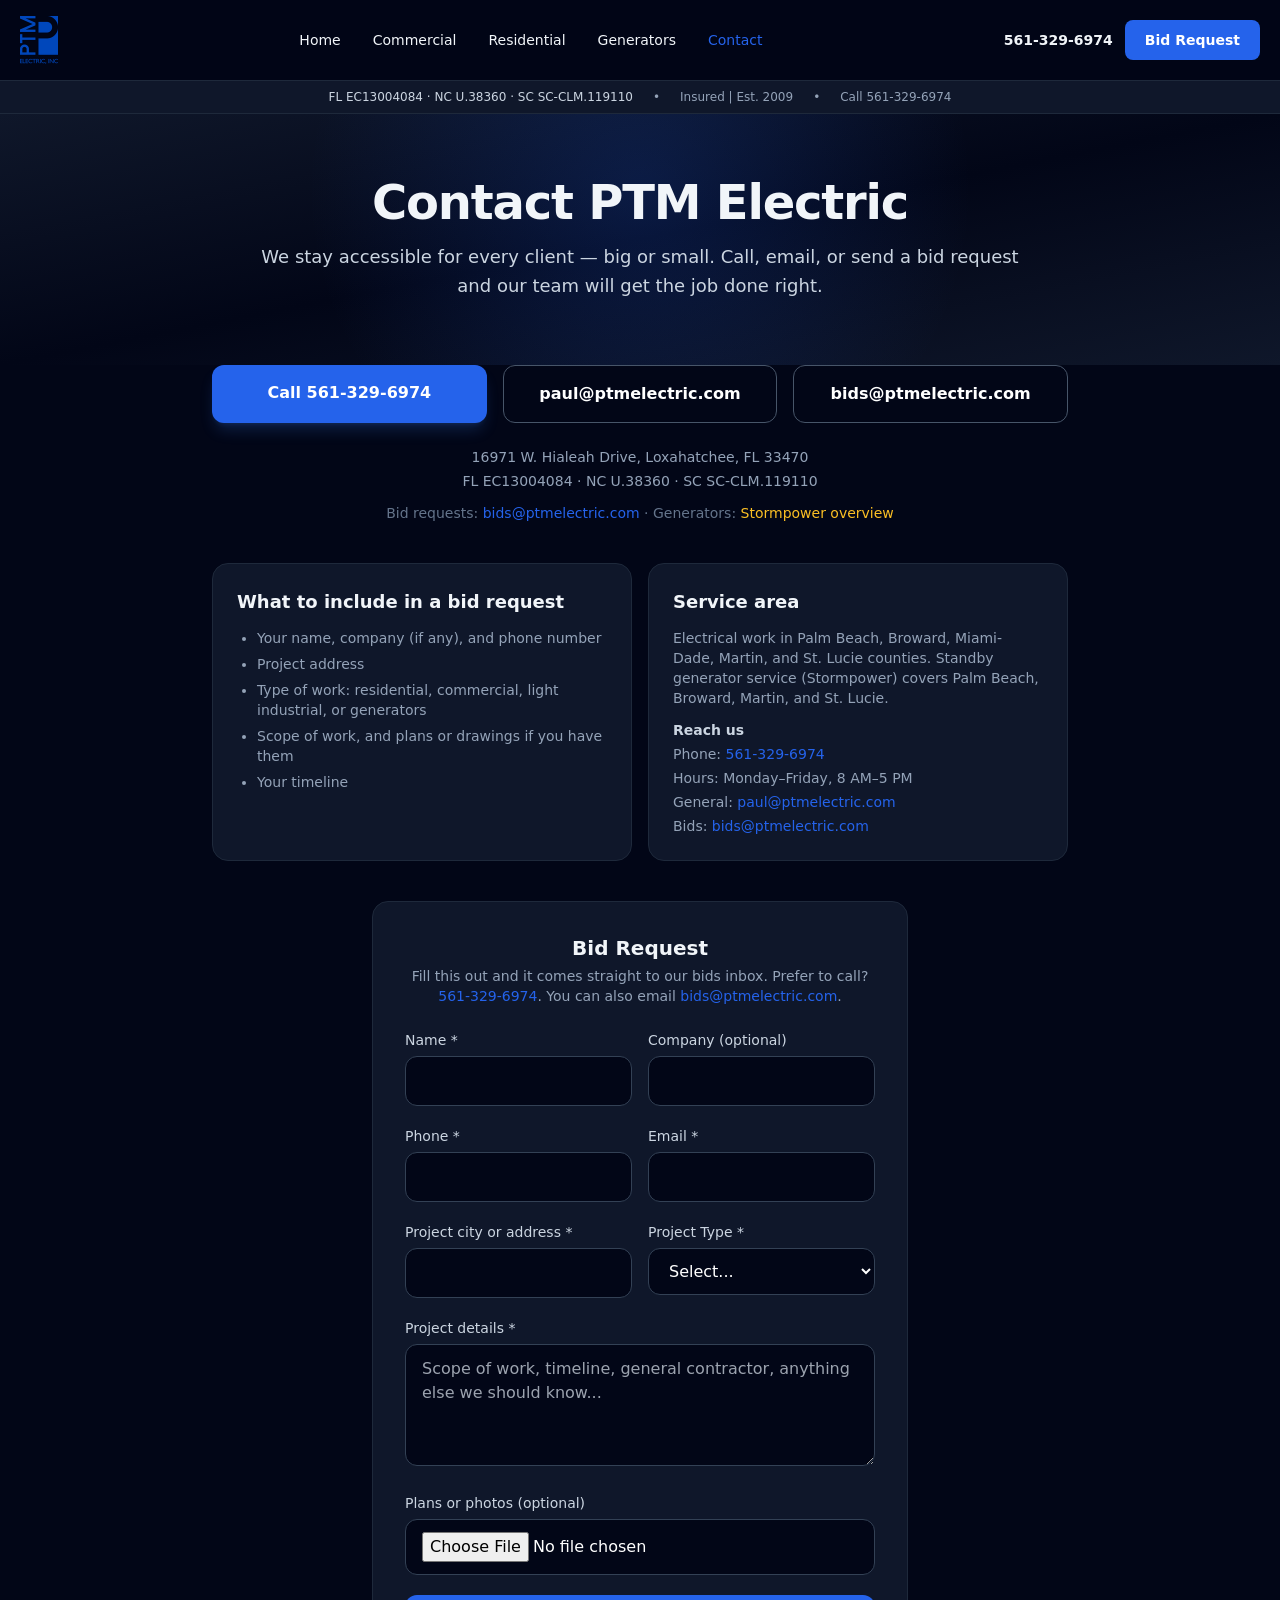
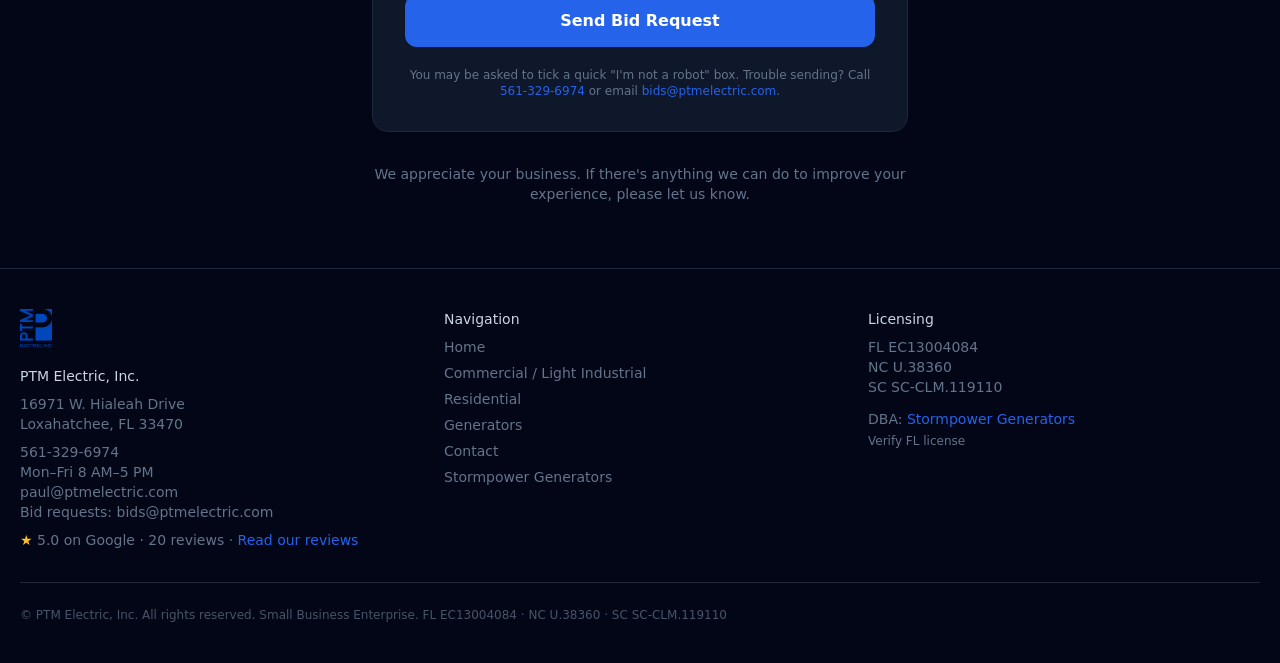
<file: free-quote/index.html>
<!DOCTYPE html>
<html lang="en"><head><meta charset="UTF-8"><title>Moved | PTM Electric, Inc.</title>
<meta name="robots" content="noindex">
<link rel="canonical" href="https://ptmelectric.com/contact.html">
<meta http-equiv="refresh" content="0; url=/contact.html#bid-request">
<script>location.replace("/contact.html#bid-request"+location.search);</script>
</head><body style="font-family:sans-serif;background:#020617;color:#e2e8f0;text-align:center;padding:3rem">
<p>This page has moved. <a href="/contact.html#bid-request" style="color:#60a5fa">Continue to PTM Electric</a>.</p>
</body></html>
</file>
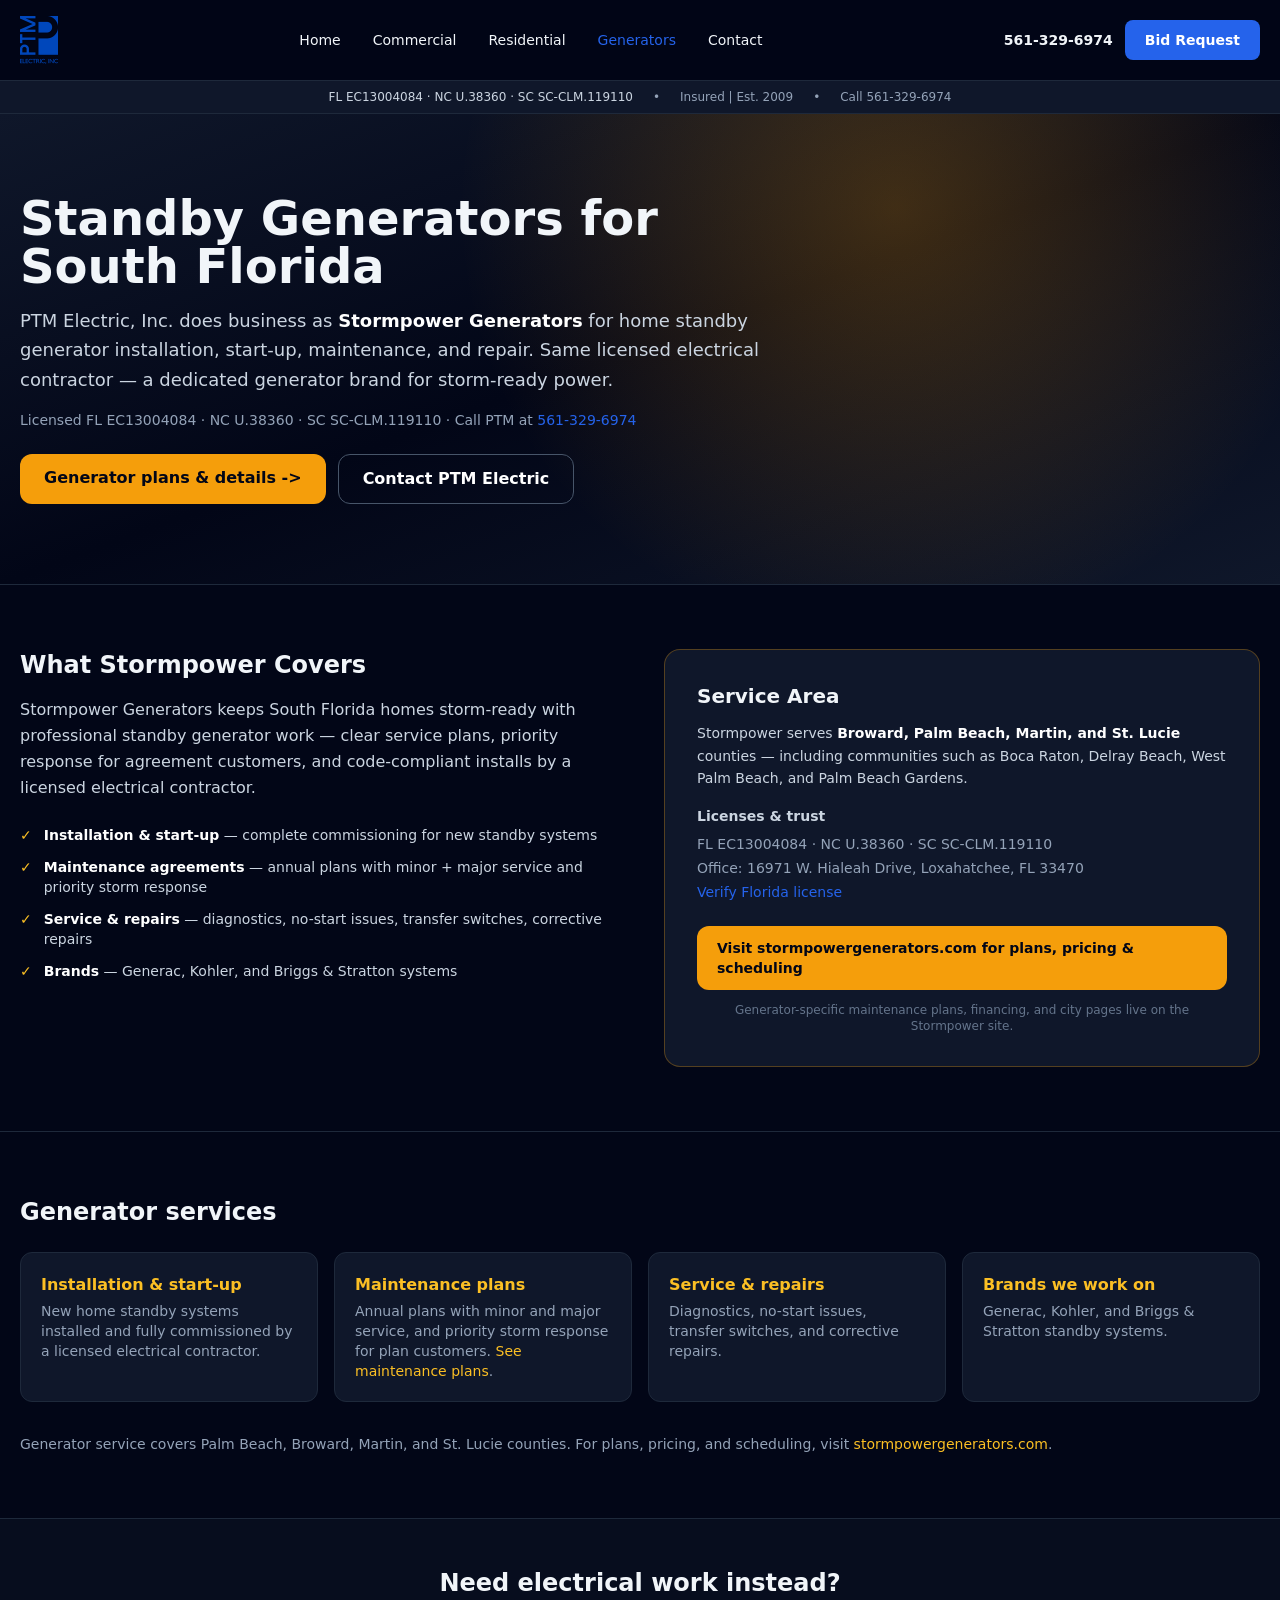
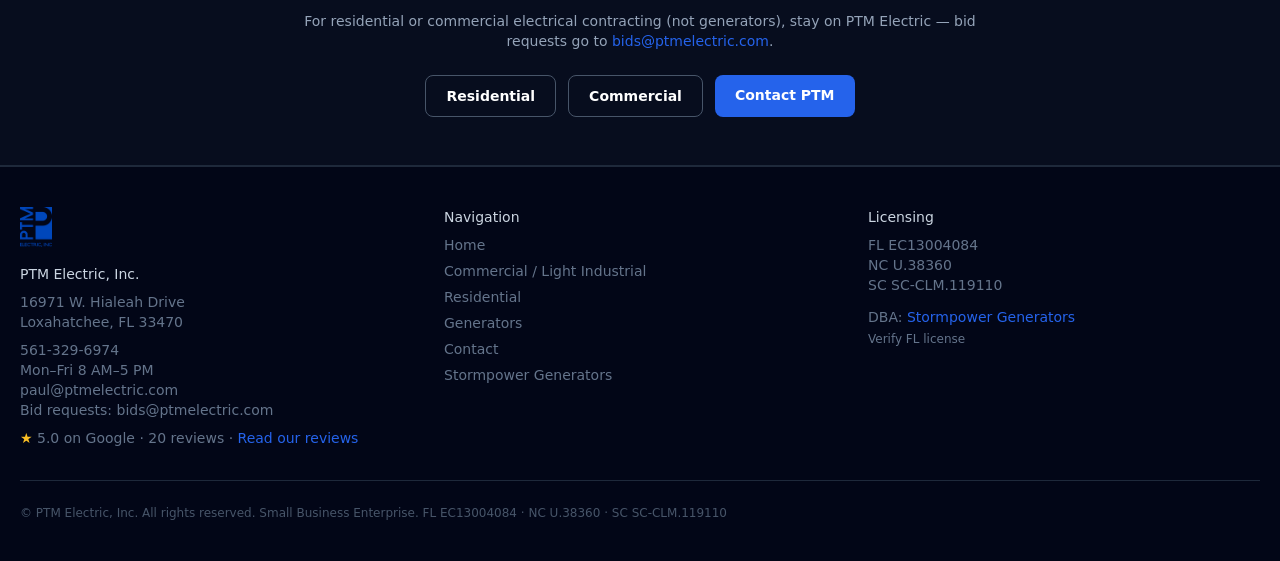
<file: generators/index.html>
<!DOCTYPE html>
<html lang="en"><head><meta charset="UTF-8"><title>Moved | PTM Electric, Inc.</title>
<meta name="robots" content="noindex">
<link rel="canonical" href="https://ptmelectric.com/generators.html">
<meta http-equiv="refresh" content="0; url=/generators.html">
<script>location.replace("/generators.html"+location.search);</script>
</head><body style="font-family:sans-serif;background:#020617;color:#e2e8f0;text-align:center;padding:3rem">
<p>This page has moved. <a href="/generators.html" style="color:#60a5fa">Continue to PTM Electric</a>.</p>
</body></html>
</file>
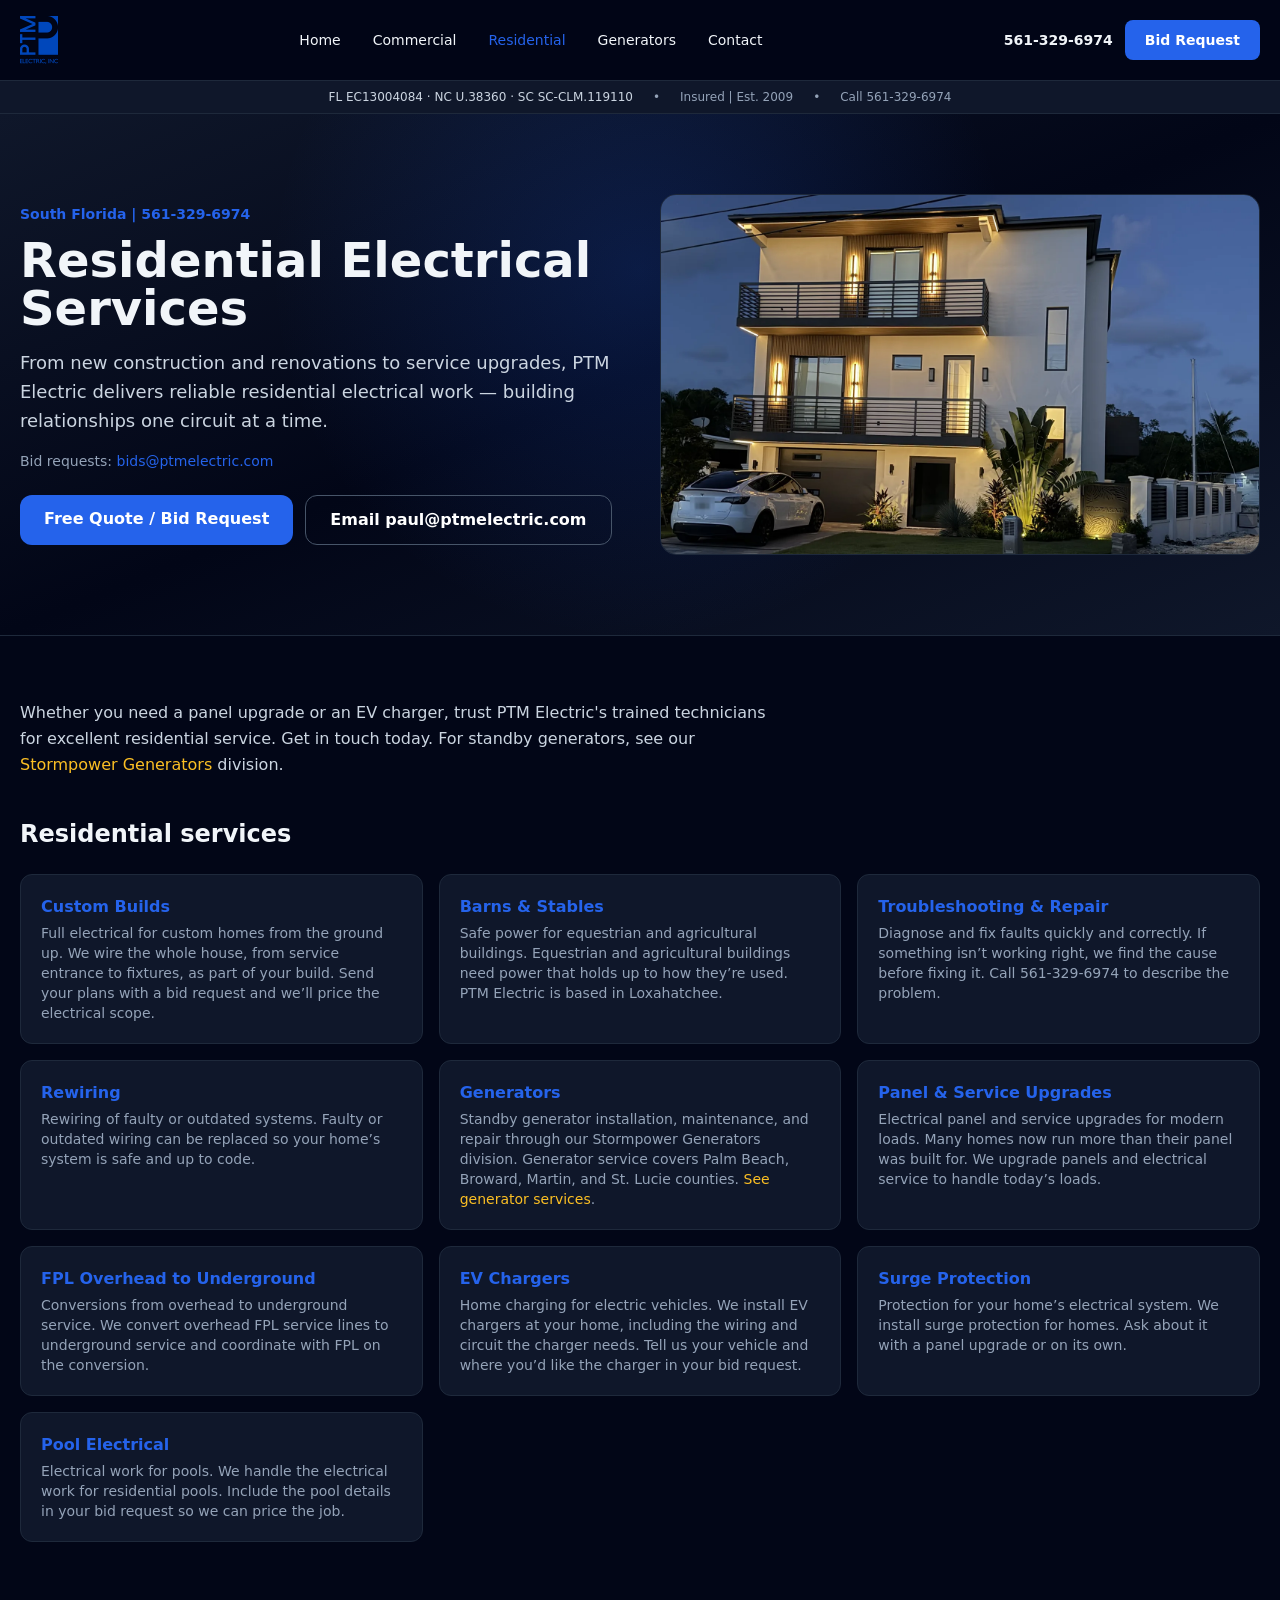
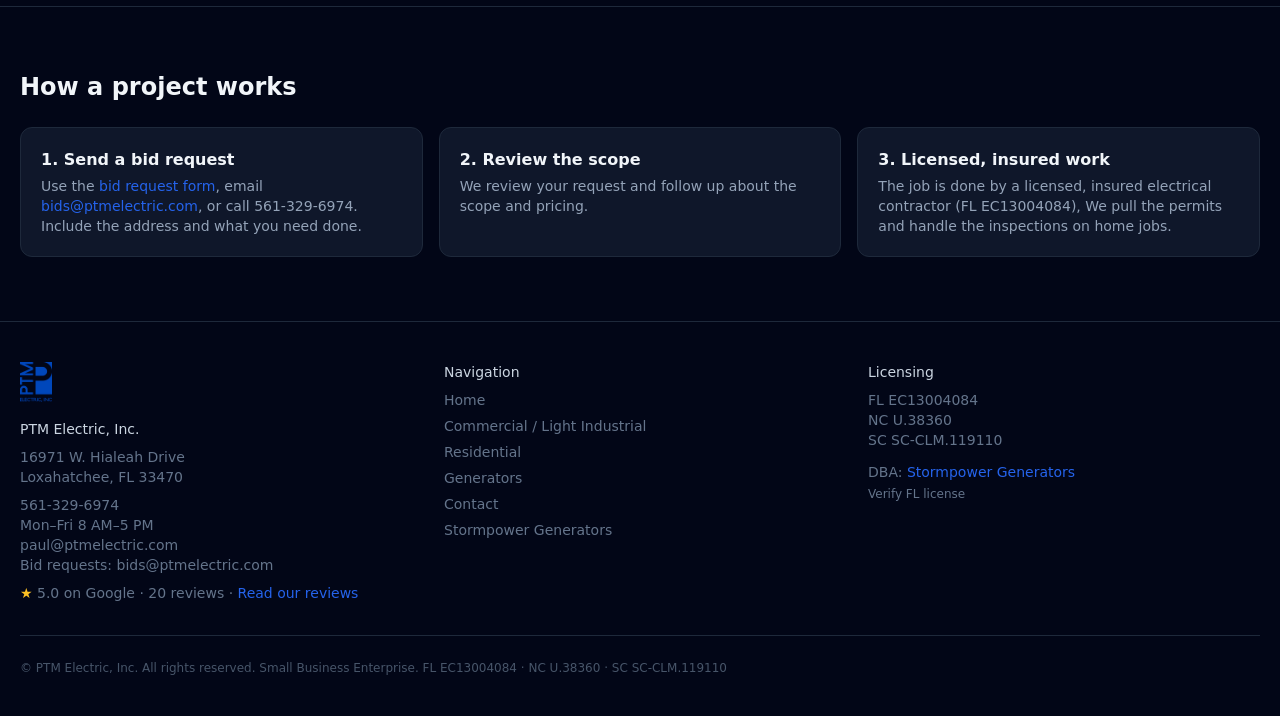
<file: residential/index.html>
<!DOCTYPE html>
<html lang="en"><head><meta charset="UTF-8"><title>Moved | PTM Electric, Inc.</title>
<meta name="robots" content="noindex">
<link rel="canonical" href="https://ptmelectric.com/residential.html">
<meta http-equiv="refresh" content="0; url=/residential.html">
<script>location.replace("/residential.html"+location.search);</script>
</head><body style="font-family:sans-serif;background:#020617;color:#e2e8f0;text-align:center;padding:3rem">
<p>This page has moved. <a href="/residential.html" style="color:#60a5fa">Continue to PTM Electric</a>.</p>
</body></html>
</file>
<file: css/styles.css>
*,:after,:before{--tw-border-spacing-x:0;--tw-border-spacing-y:0;--tw-translate-x:0;--tw-translate-y:0;--tw-rotate:0;--tw-skew-x:0;--tw-skew-y:0;--tw-scale-x:1;--tw-scale-y:1;--tw-pan-x: ;--tw-pan-y: ;--tw-pinch-zoom: ;--tw-scroll-snap-strictness:proximity;--tw-gradient-from-position: ;--tw-gradient-via-position: ;--tw-gradient-to-position: ;--tw-ordinal: ;--tw-slashed-zero: ;--tw-numeric-figure: ;--tw-numeric-spacing: ;--tw-numeric-fraction: ;--tw-ring-inset: ;--tw-ring-offset-width:0px;--tw-ring-offset-color:#fff;--tw-ring-color:rgba(59,130,246,.5);--tw-ring-offset-shadow:0 0 #0000;--tw-ring-shadow:0 0 #0000;--tw-shadow:0 0 #0000;--tw-shadow-colored:0 0 #0000;--tw-blur: ;--tw-brightness: ;--tw-contrast: ;--tw-grayscale: ;--tw-hue-rotate: ;--tw-invert: ;--tw-saturate: ;--tw-sepia: ;--tw-drop-shadow: ;--tw-backdrop-blur: ;--tw-backdrop-brightness: ;--tw-backdrop-contrast: ;--tw-backdrop-grayscale: ;--tw-backdrop-hue-rotate: ;--tw-backdrop-invert: ;--tw-backdrop-opacity: ;--tw-backdrop-saturate: ;--tw-backdrop-sepia: ;--tw-contain-size: ;--tw-contain-layout: ;--tw-contain-paint: ;--tw-contain-style: }::backdrop{--tw-border-spacing-x:0;--tw-border-spacing-y:0;--tw-translate-x:0;--tw-translate-y:0;--tw-rotate:0;--tw-skew-x:0;--tw-skew-y:0;--tw-scale-x:1;--tw-scale-y:1;--tw-pan-x: ;--tw-pan-y: ;--tw-pinch-zoom: ;--tw-scroll-snap-strictness:proximity;--tw-gradient-from-position: ;--tw-gradient-via-position: ;--tw-gradient-to-position: ;--tw-ordinal: ;--tw-slashed-zero: ;--tw-numeric-figure: ;--tw-numeric-spacing: ;--tw-numeric-fraction: ;--tw-ring-inset: ;--tw-ring-offset-width:0px;--tw-ring-offset-color:#fff;--tw-ring-color:rgba(59,130,246,.5);--tw-ring-offset-shadow:0 0 #0000;--tw-ring-shadow:0 0 #0000;--tw-shadow:0 0 #0000;--tw-shadow-colored:0 0 #0000;--tw-blur: ;--tw-brightness: ;--tw-contrast: ;--tw-grayscale: ;--tw-hue-rotate: ;--tw-invert: ;--tw-saturate: ;--tw-sepia: ;--tw-drop-shadow: ;--tw-backdrop-blur: ;--tw-backdrop-brightness: ;--tw-backdrop-contrast: ;--tw-backdrop-grayscale: ;--tw-backdrop-hue-rotate: ;--tw-backdrop-invert: ;--tw-backdrop-opacity: ;--tw-backdrop-saturate: ;--tw-backdrop-sepia: ;--tw-contain-size: ;--tw-contain-layout: ;--tw-contain-paint: ;--tw-contain-style: }/*! tailwindcss v3.4.17 | MIT License | https://tailwindcss.com*/*,:after,:before{box-sizing:border-box;border:0 solid #e5e7eb}:after,:before{--tw-content:""}:host,html{line-height:1.5;-webkit-text-size-adjust:100%;-moz-tab-size:4;-o-tab-size:4;tab-size:4;font-family:ui-sans-serif,system-ui,sans-serif,Apple Color Emoji,Segoe UI Emoji,Segoe UI Symbol,Noto Color Emoji;font-feature-settings:normal;font-variation-settings:normal;-webkit-tap-highlight-color:transparent}body{margin:0;line-height:inherit}hr{height:0;color:inherit;border-top-width:1px}abbr:where([title]){-webkit-text-decoration:underline dotted;text-decoration:underline dotted}h1,h2,h3,h4,h5,h6{font-size:inherit;font-weight:inherit}a{color:inherit;text-decoration:inherit}b,strong{font-weight:bolder}code,kbd,pre,samp{font-family:ui-monospace,SFMono-Regular,Menlo,Monaco,Consolas,Liberation Mono,Courier New,monospace;font-feature-settings:normal;font-variation-settings:normal;font-size:1em}small{font-size:80%}sub,sup{font-size:75%;line-height:0;position:relative;vertical-align:baseline}sub{bottom:-.25em}sup{top:-.5em}table{text-indent:0;border-color:inherit;border-collapse:collapse}button,input,optgroup,select,textarea{font-family:inherit;font-feature-settings:inherit;font-variation-settings:inherit;font-size:100%;font-weight:inherit;line-height:inherit;letter-spacing:inherit;color:inherit;margin:0;padding:0}button,select{text-transform:none}button,input:where([type=button]),input:where([type=reset]),input:where([type=submit]){-webkit-appearance:button;background-color:transparent;background-image:none}:-moz-focusring{outline:auto}:-moz-ui-invalid{box-shadow:none}progress{vertical-align:baseline}::-webkit-inner-spin-button,::-webkit-outer-spin-button{height:auto}[type=search]{-webkit-appearance:textfield;outline-offset:-2px}::-webkit-search-decoration{-webkit-appearance:none}::-webkit-file-upload-button{-webkit-appearance:button;font:inherit}summary{display:list-item}blockquote,dd,dl,figure,h1,h2,h3,h4,h5,h6,hr,p,pre{margin:0}fieldset{margin:0}fieldset,legend{padding:0}menu,ol,ul{list-style:none;margin:0;padding:0}dialog{padding:0}textarea{resize:vertical}input::-moz-placeholder,textarea::-moz-placeholder{opacity:1;color:#9ca3af}input::placeholder,textarea::placeholder{opacity:1;color:#9ca3af}[role=button],button{cursor:pointer}:disabled{cursor:default}audio,canvas,embed,iframe,img,object,svg,video{display:block;vertical-align:middle}img,video{max-width:100%;height:auto}[hidden]:where(:not([hidden=until-found])){display:none}.fixed{position:fixed}.absolute{position:absolute}.relative{position:relative}.sticky{position:sticky}.inset-0{inset:0}.inset-x-0{left:0;right:0}.bottom-0{bottom:0}.top-0{top:0}.z-40{z-index:40}.z-50{z-index:50}.mx-auto{margin-left:auto;margin-right:auto}.mb-1{margin-bottom:.25rem}.mb-1\.5{margin-bottom:.375rem}.mb-10{margin-bottom:2.5rem}.mb-12{margin-bottom:3rem}.mb-2{margin-bottom:.5rem}.mb-3{margin-bottom:.75rem}.mb-4{margin-bottom:1rem}.mb-5{margin-bottom:1.25rem}.mb-6{margin-bottom:1.5rem}.mb-8{margin-bottom:2rem}.mt-1{margin-top:.25rem}.mt-2{margin-top:.5rem}.mt-3{margin-top:.75rem}.mt-4{margin-top:1rem}.mt-5{margin-top:1.25rem}.mt-6{margin-top:1.5rem}.mt-8{margin-top:2rem}.block{display:block}.inline-block{display:inline-block}.flex{display:flex}.inline-flex{display:inline-flex}.table{display:table}.grid{display:grid}.hidden{display:none}.h-10{height:2.5rem}.h-11{height:2.75rem}.h-2{height:.5rem}.h-40{height:10rem}.h-44{height:11rem}.h-5{height:1.25rem}.h-7{height:1.75rem}.h-8{height:2rem}.h-full{height:100%}.max-h-80{max-height:20rem}.w-11{width:2.75rem}.w-2{width:.5rem}.w-5{width:1.25rem}.w-7{width:1.75rem}.w-auto{width:auto}.w-full{width:100%}.max-w-2xl{max-width:42rem}.max-w-3xl{max-width:48rem}.max-w-4xl{max-width:56rem}.max-w-7xl{max-width:80rem}.max-w-xl{max-width:36rem}.flex-1{flex:1 1 0%}.list-disc{list-style-type:disc}.grid-cols-2{grid-template-columns:repeat(2,minmax(0,1fr))}.flex-col{flex-direction:column}.flex-wrap{flex-wrap:wrap}.items-center{align-items:center}.justify-center{justify-content:center}.justify-between{justify-content:space-between}.gap-1\.5{gap:.375rem}.gap-10{gap:2.5rem}.gap-12{gap:3rem}.gap-2{gap:.5rem}.gap-3{gap:.75rem}.gap-4{gap:1rem}.gap-5{gap:1.25rem}.gap-6{gap:1.5rem}.gap-8{gap:2rem}.gap-x-5{-moz-column-gap:1.25rem;column-gap:1.25rem}.gap-y-1{row-gap:.25rem}.space-y-1>:not([hidden])~:not([hidden]){--tw-space-y-reverse:0;margin-top:calc(.25rem*(1 - var(--tw-space-y-reverse)));margin-bottom:calc(.25rem*var(--tw-space-y-reverse))}.space-y-1\.5>:not([hidden])~:not([hidden]){--tw-space-y-reverse:0;margin-top:calc(.375rem*(1 - var(--tw-space-y-reverse)));margin-bottom:calc(.375rem*var(--tw-space-y-reverse))}.space-y-3>:not([hidden])~:not([hidden]){--tw-space-y-reverse:0;margin-top:calc(.75rem*(1 - var(--tw-space-y-reverse)));margin-bottom:calc(.75rem*var(--tw-space-y-reverse))}.space-y-5>:not([hidden])~:not([hidden]){--tw-space-y-reverse:0;margin-top:calc(1.25rem*(1 - var(--tw-space-y-reverse)));margin-bottom:calc(1.25rem*var(--tw-space-y-reverse))}.overflow-hidden{overflow:hidden}.whitespace-nowrap{white-space:nowrap}.rounded{border-radius:.25rem}.rounded-2xl{border-radius:1rem}.rounded-full{border-radius:9999px}.rounded-lg{border-radius:.5rem}.rounded-xl{border-radius:.75rem}.border{border-width:1px}.border-y{border-top-width:1px}.border-b,.border-y{border-bottom-width:1px}.border-t{border-top-width:1px}.border-slate-500{--tw-border-opacity:1;border-color:rgb(100 116 139/var(--tw-border-opacity,1))}.border-slate-600{--tw-border-opacity:1;border-color:rgb(71 85 105/var(--tw-border-opacity,1))}.border-slate-700{--tw-border-opacity:1;border-color:rgb(51 65 85/var(--tw-border-opacity,1))}.border-slate-800{--tw-border-opacity:1;border-color:rgb(30 41 59/var(--tw-border-opacity,1))}.border-storm-500\/30{border-color:rgba(245,158,11,.3)}.bg-brand-500{--tw-bg-opacity:1;background-color:rgb(37 99 235/var(--tw-bg-opacity,1))}.bg-brand-500\/15{background-color:rgba(37,99,235,.15)}.bg-slate-800\/80{background-color:rgba(30,41,59,.8)}.bg-slate-900{--tw-bg-opacity:1;background-color:rgb(15 23 42/var(--tw-bg-opacity,1))}.bg-slate-900\/40{background-color:rgba(15,23,42,.4)}.bg-slate-900\/60{background-color:rgba(15,23,42,.6)}.bg-slate-900\/80{background-color:rgba(15,23,42,.8)}.bg-slate-900\/95{background-color:rgba(15,23,42,.95)}.bg-slate-950{--tw-bg-opacity:1;background-color:rgb(2 6 23/var(--tw-bg-opacity,1))}.bg-slate-950\/90{background-color:rgba(2,6,23,.9)}.bg-storm-500{--tw-bg-opacity:1;background-color:rgb(245 158 11/var(--tw-bg-opacity,1))}.bg-white{--tw-bg-opacity:1;background-color:rgb(255 255 255/var(--tw-bg-opacity,1))}.bg-gradient-to-br{background-image:linear-gradient(to bottom right,var(--tw-gradient-stops))}.from-slate-900{--tw-gradient-from:#0f172a var(--tw-gradient-from-position);--tw-gradient-to:rgba(15,23,42,0) var(--tw-gradient-to-position);--tw-gradient-stops:var(--tw-gradient-from),var(--tw-gradient-to)}.via-slate-950{--tw-gradient-to:rgba(2,6,23,0) var(--tw-gradient-to-position);--tw-gradient-stops:var(--tw-gradient-from),#020617 var(--tw-gradient-via-position),var(--tw-gradient-to)}.to-slate-900{--tw-gradient-to:#0f172a var(--tw-gradient-to-position)}.object-contain{-o-object-fit:contain;object-fit:contain}.object-cover{-o-object-fit:cover;object-fit:cover}.object-center{-o-object-position:center;object-position:center}.p-3{padding:.75rem}.p-4{padding:1rem}.p-5{padding:1.25rem}.p-6{padding:1.5rem}.p-8{padding:2rem}.px-2{padding-left:.5rem;padding-right:.5rem}.px-3{padding-left:.75rem;padding-right:.75rem}.px-4{padding-left:1rem;padding-right:1rem}.px-5{padding-left:1.25rem;padding-right:1.25rem}.px-6{padding-left:1.5rem;padding-right:1.5rem}.px-7{padding-left:1.75rem;padding-right:1.75rem}.px-8{padding-left:2rem;padding-right:2rem}.py-1{padding-top:.25rem;padding-bottom:.25rem}.py-1\.5{padding-top:.375rem;padding-bottom:.375rem}.py-10{padding-top:2.5rem;padding-bottom:2.5rem}.py-12{padding-top:3rem;padding-bottom:3rem}.py-14{padding-top:3.5rem;padding-bottom:3.5rem}.py-16{padding-top:4rem;padding-bottom:4rem}.py-2{padding-top:.5rem;padding-bottom:.5rem}.py-2\.5{padding-top:.625rem;padding-bottom:.625rem}.py-3{padding-top:.75rem;padding-bottom:.75rem}.py-3\.5{padding-top:.875rem;padding-bottom:.875rem}.py-4{padding-top:1rem;padding-bottom:1rem}.pb-10{padding-bottom:2.5rem}.pb-16{padding-bottom:4rem}.pb-24{padding-bottom:6rem}.pl-5{padding-left:1.25rem}.pt-6{padding-top:1.5rem}.text-left{text-align:left}.text-center{text-align:center}.text-2xl{font-size:1.5rem;line-height:2rem}.text-3xl{font-size:1.875rem;line-height:2.25rem}.text-4xl{font-size:2.25rem;line-height:2.5rem}.text-lg{font-size:1.125rem;line-height:1.75rem}.text-sm{font-size:.875rem;line-height:1.25rem}.text-xl{font-size:1.25rem;line-height:1.75rem}.text-xs{font-size:.75rem;line-height:1rem}.font-bold{font-weight:700}.font-medium{font-weight:500}.font-semibold{font-weight:600}.uppercase{text-transform:uppercase}.leading-relaxed{line-height:1.625}.leading-tight{line-height:1.25}.tracking-tight{letter-spacing:-.025em}.tracking-wide{letter-spacing:.025em}.text-amber-400{--tw-text-opacity:1;color:rgb(251 191 36/var(--tw-text-opacity,1))}.text-brand-500{--tw-text-opacity:1;color:rgb(37 99 235/var(--tw-text-opacity,1))}.text-slate-100{--tw-text-opacity:1;color:rgb(241 245 249/var(--tw-text-opacity,1))}.text-slate-300{--tw-text-opacity:1;color:rgb(203 213 225/var(--tw-text-opacity,1))}.text-slate-400{--tw-text-opacity:1;color:rgb(148 163 184/var(--tw-text-opacity,1))}.text-slate-500{--tw-text-opacity:1;color:rgb(100 116 139/var(--tw-text-opacity,1))}.text-slate-600{--tw-text-opacity:1;color:rgb(71 85 105/var(--tw-text-opacity,1))}.text-slate-950{--tw-text-opacity:1;color:rgb(2 6 23/var(--tw-text-opacity,1))}.text-storm-400{--tw-text-opacity:1;color:rgb(251 191 36/var(--tw-text-opacity,1))}.text-white{--tw-text-opacity:1;color:rgb(255 255 255/var(--tw-text-opacity,1))}.antialiased{-webkit-font-smoothing:antialiased;-moz-osx-font-smoothing:grayscale}.opacity-20{opacity:.2}.opacity-25{opacity:.25}.opacity-90{opacity:.9}.shadow-lg{--tw-shadow:0 10px 15px -3px rgba(0,0,0,.1),0 4px 6px -4px rgba(0,0,0,.1);--tw-shadow-colored:0 10px 15px -3px var(--tw-shadow-color),0 4px 6px -4px var(--tw-shadow-color);box-shadow:var(--tw-ring-offset-shadow,0 0 #0000),var(--tw-ring-shadow,0 0 #0000),var(--tw-shadow)}.shadow-blue-500\/20{--tw-shadow-color:rgba(59,130,246,.2);--tw-shadow:var(--tw-shadow-colored)}.backdrop-blur{--tw-backdrop-blur:blur(8px);-webkit-backdrop-filter:var(--tw-backdrop-blur) var(--tw-backdrop-brightness) var(--tw-backdrop-contrast) var(--tw-backdrop-grayscale) var(--tw-backdrop-hue-rotate) var(--tw-backdrop-invert) var(--tw-backdrop-opacity) var(--tw-backdrop-saturate) var(--tw-backdrop-sepia);backdrop-filter:var(--tw-backdrop-blur) var(--tw-backdrop-brightness) var(--tw-backdrop-contrast) var(--tw-backdrop-grayscale) var(--tw-backdrop-hue-rotate) var(--tw-backdrop-invert) var(--tw-backdrop-opacity) var(--tw-backdrop-saturate) var(--tw-backdrop-sepia)}.transition{transition-property:color,background-color,border-color,text-decoration-color,fill,stroke,opacity,box-shadow,transform,filter,-webkit-backdrop-filter;transition-property:color,background-color,border-color,text-decoration-color,fill,stroke,opacity,box-shadow,transform,filter,backdrop-filter;transition-property:color,background-color,border-color,text-decoration-color,fill,stroke,opacity,box-shadow,transform,filter,backdrop-filter,-webkit-backdrop-filter;transition-timing-function:cubic-bezier(.4,0,.2,1);transition-duration:.15s}.hover\:border-brand-500:hover{--tw-border-opacity:1;border-color:rgb(37 99 235/var(--tw-border-opacity,1))}.hover\:border-slate-700:hover{--tw-border-opacity:1;border-color:rgb(51 65 85/var(--tw-border-opacity,1))}.hover\:border-storm-500:hover{--tw-border-opacity:1;border-color:rgb(245 158 11/var(--tw-border-opacity,1))}.hover\:bg-brand-600:hover{--tw-bg-opacity:1;background-color:rgb(29 78 216/var(--tw-bg-opacity,1))}.hover\:bg-storm-600:hover{--tw-bg-opacity:1;background-color:rgb(217 119 6/var(--tw-bg-opacity,1))}.hover\:text-brand-500:hover{--tw-text-opacity:1;color:rgb(37 99 235/var(--tw-text-opacity,1))}.hover\:text-storm-400:hover{--tw-text-opacity:1;color:rgb(251 191 36/var(--tw-text-opacity,1))}.hover\:underline:hover{text-decoration-line:underline}.focus\:border-brand-500:focus{--tw-border-opacity:1;border-color:rgb(37 99 235/var(--tw-border-opacity,1))}.focus\:outline-none:focus{outline:2px solid transparent;outline-offset:2px}@media (min-width:640px){.sm\:col-span-2{grid-column:span 2/span 2}.sm\:inline{display:inline}.sm\:grid-cols-2{grid-template-columns:repeat(2,minmax(0,1fr))}.sm\:grid-cols-3{grid-template-columns:repeat(3,minmax(0,1fr))}.sm\:grid-cols-4{grid-template-columns:repeat(4,minmax(0,1fr))}.sm\:flex-row{flex-direction:row}.sm\:gap-2{gap:.5rem}.sm\:text-sm{font-size:.875rem;line-height:1.25rem}}@media (min-width:768px){.md\:mb-14{margin-bottom:3.5rem}.md\:flex{display:flex}.md\:hidden{display:none}.md\:h-12{height:3rem}.md\:grid-cols-2{grid-template-columns:repeat(2,minmax(0,1fr))}.md\:grid-cols-3{grid-template-columns:repeat(3,minmax(0,1fr))}.md\:flex-row{flex-direction:row}.md\:items-end{align-items:flex-end}.md\:justify-between{justify-content:space-between}.md\:p-7{padding:1.75rem}.md\:p-8{padding:2rem}.md\:py-16{padding-top:4rem;padding-bottom:4rem}.md\:py-20{padding-top:5rem;padding-bottom:5rem}.md\:pb-10{padding-bottom:2.5rem}.md\:text-4xl{font-size:2.25rem;line-height:2.5rem}.md\:text-5xl{font-size:3rem;line-height:1}}@media (min-width:1024px){.lg\:max-h-96{max-height:24rem}.lg\:grid-cols-2{grid-template-columns:repeat(2,minmax(0,1fr))}.lg\:grid-cols-3{grid-template-columns:repeat(3,minmax(0,1fr))}.lg\:grid-cols-4{grid-template-columns:repeat(4,minmax(0,1fr))}.lg\:grid-cols-5{grid-template-columns:repeat(5,minmax(0,1fr))}}
</file>
